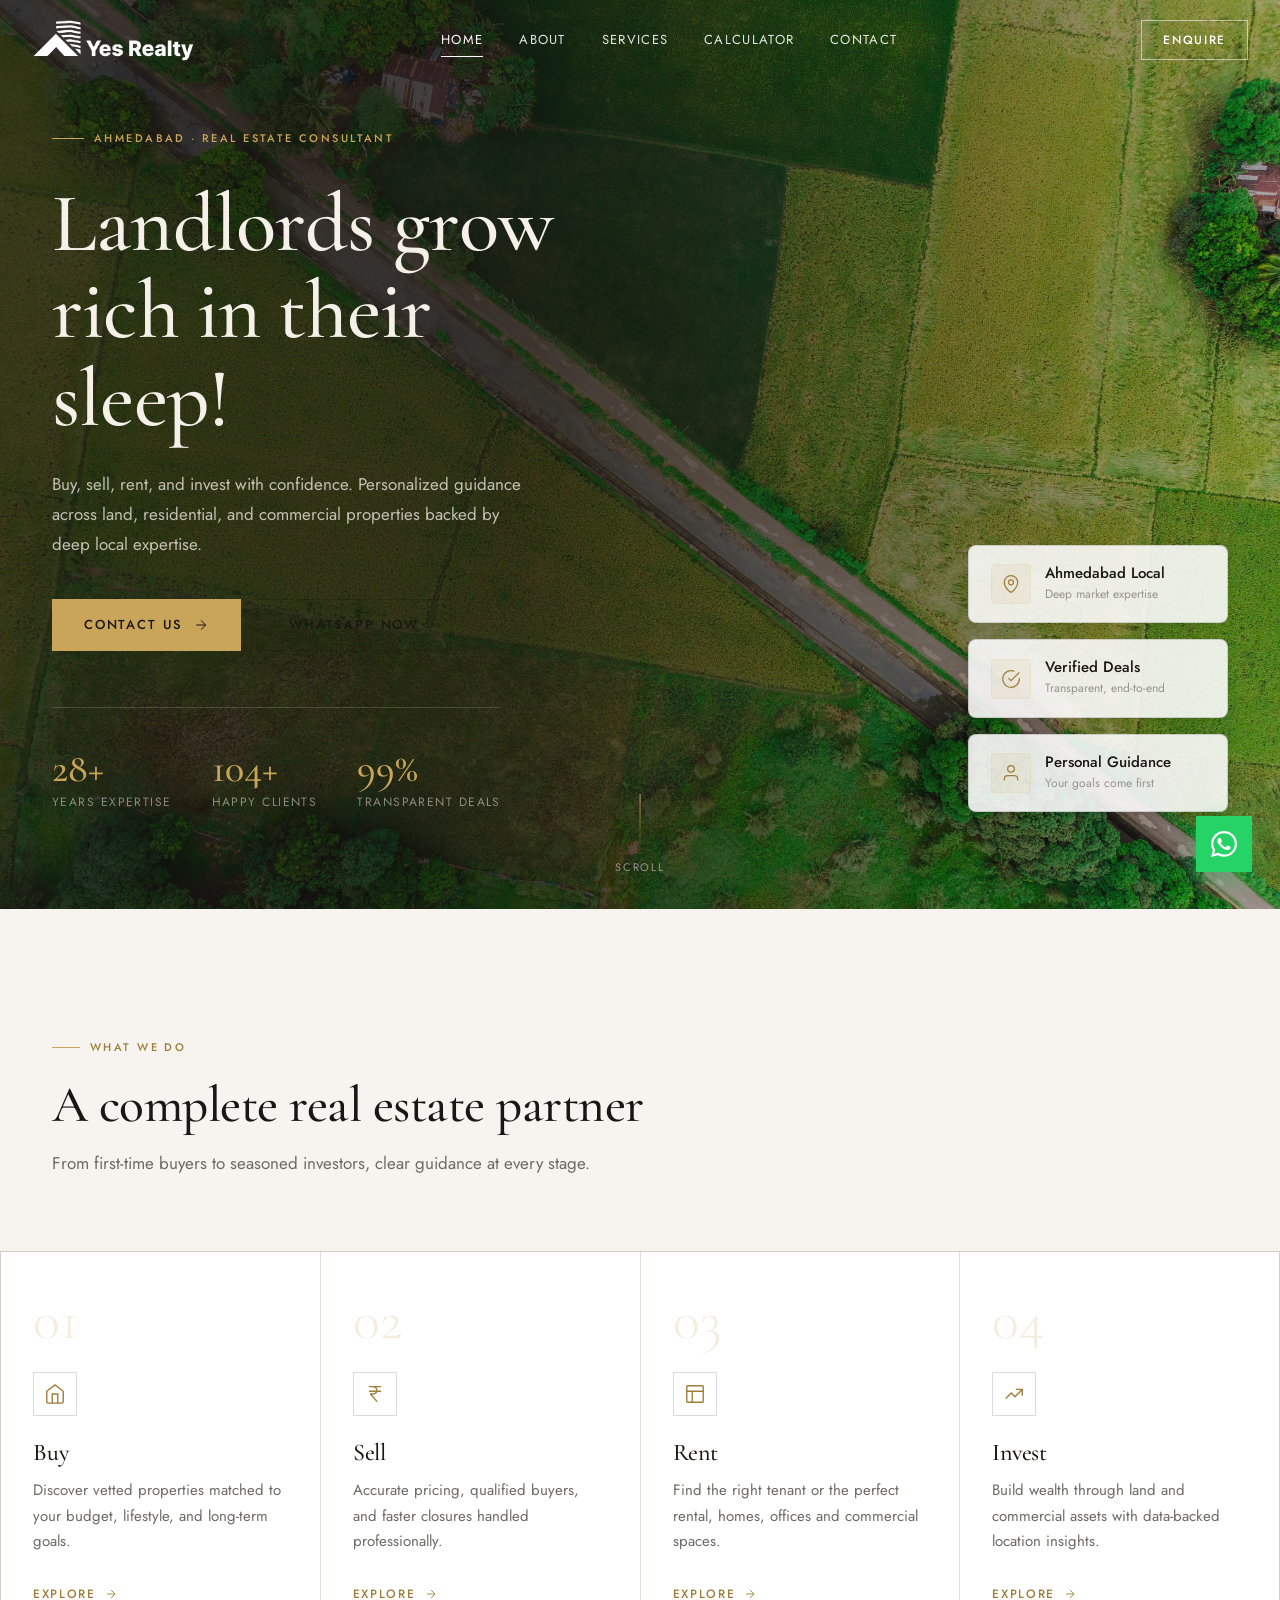
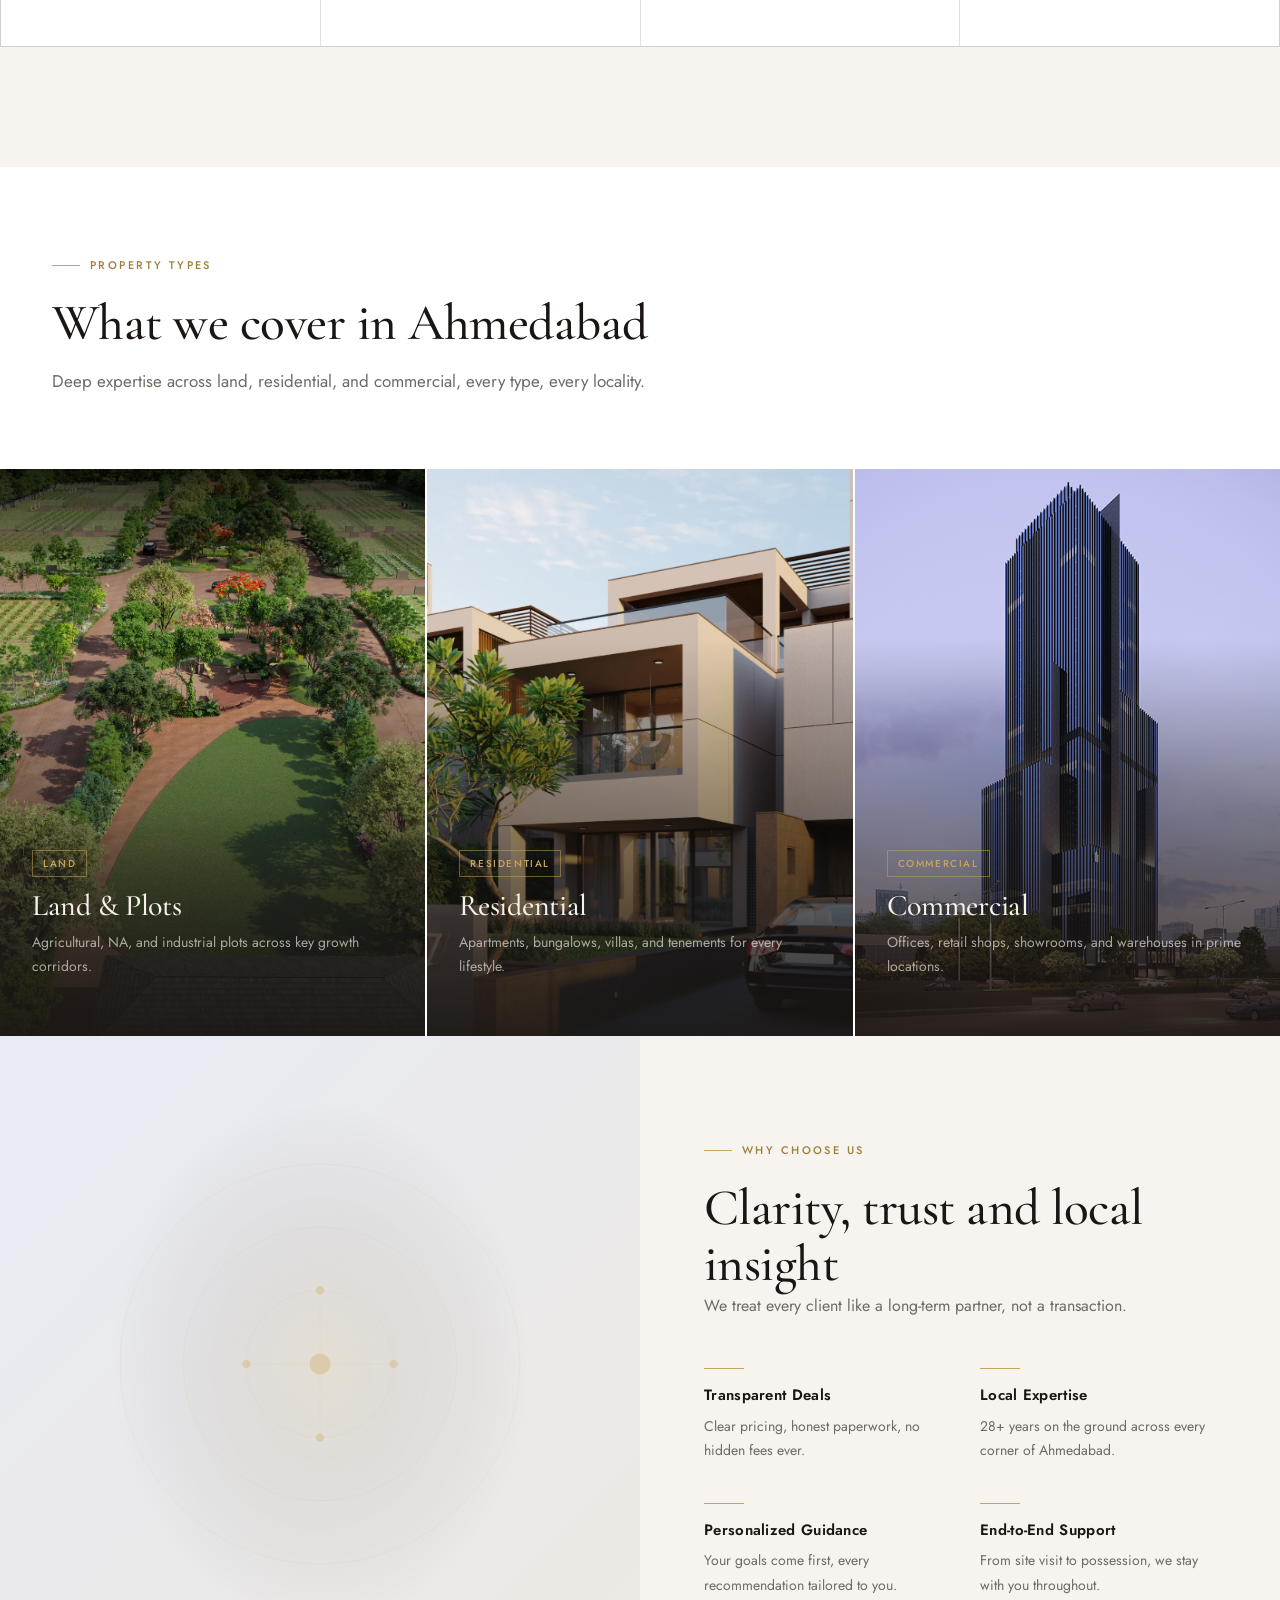
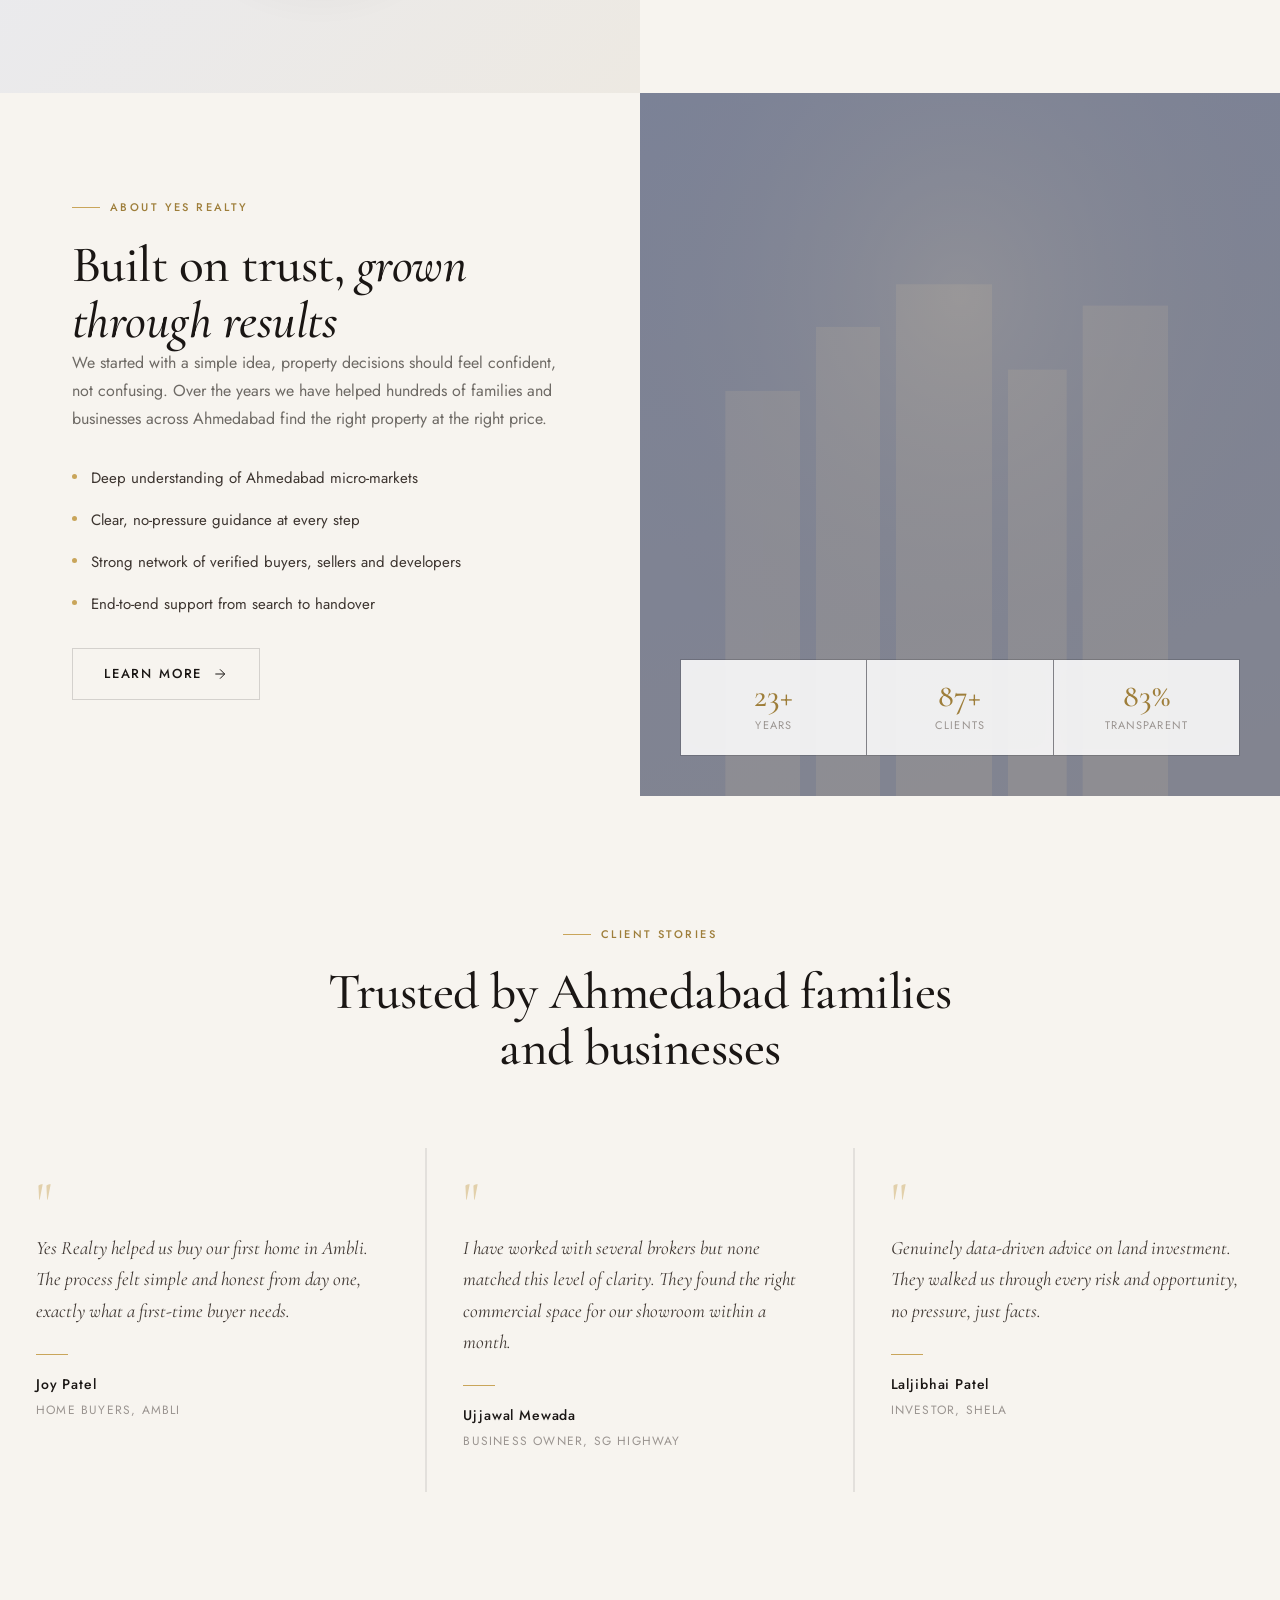
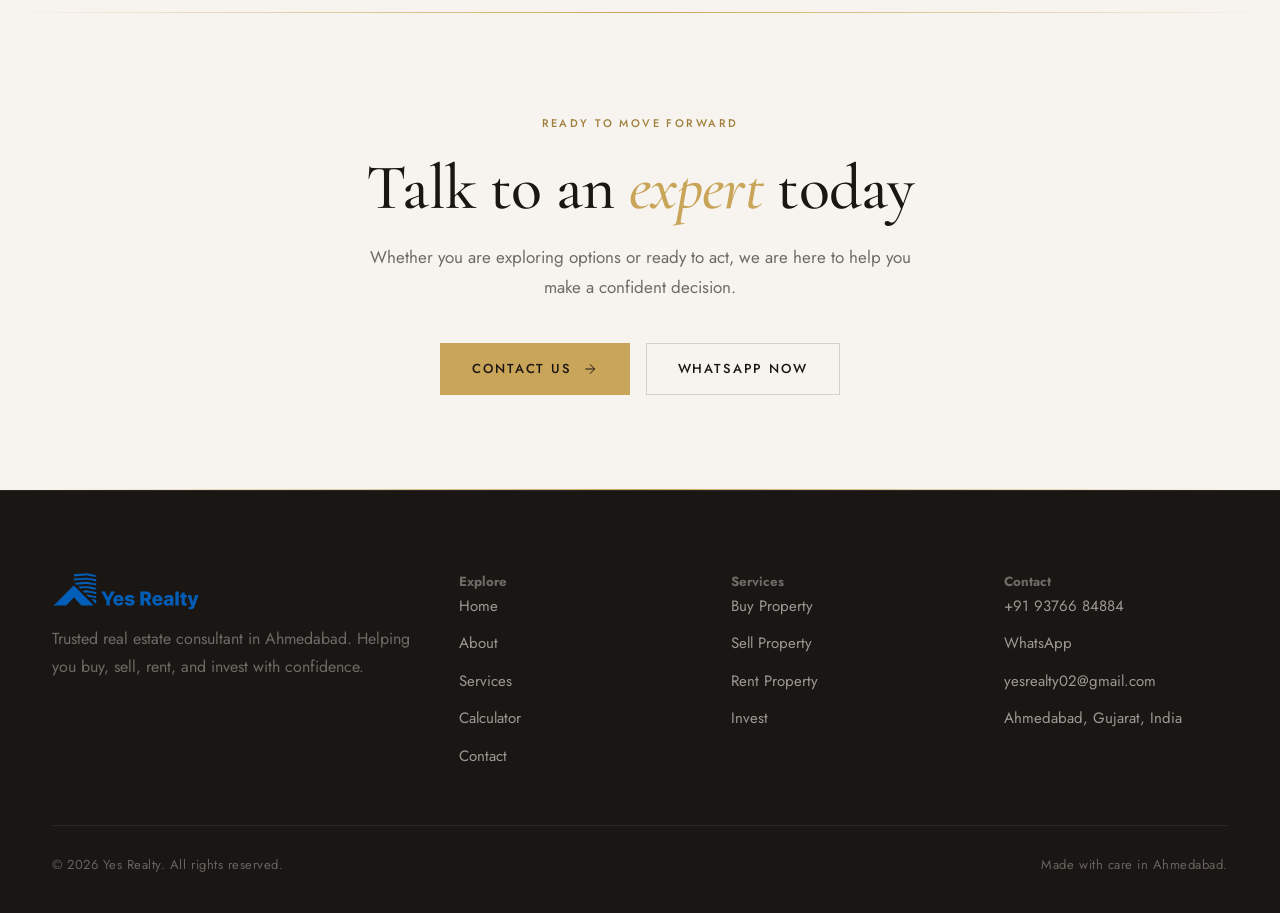
<file: index.html>
<!doctype html>
<html lang="en">
<head>
<meta charset="utf-8"/>
<meta name="viewport" content="width=device-width,initial-scale=1,viewport-fit=cover"/>
<meta name="theme-color" content="#0B0D14"/>
<title>Yes Realty — Trusted Real Estate Consultant in Ahmedabad</title>
<meta name="description" content="Buy, sell, rent, or invest in Ahmedabad real estate with confidence. Transparent deals, local market expertise, personalized guidance."/>
<link rel="preconnect" href="https://fonts.googleapis.com"/>
<link rel="preconnect" href="https://fonts.gstatic.com" crossorigin/>
<link rel="stylesheet" href="https://fonts.googleapis.com/css2?family=Cormorant+Garamond:ital,wght@0,300;0,400;0,500;0,600;1,300;1,400;1,500&family=Jost:wght@300;400;500;600&display=swap"/>
<link rel="stylesheet" href="css/styles.css"/>
<link rel="icon" href="Favicon.jpg" type="image/jpeg" />
</head>
<body>

<header class="navbar hero-nav">
  <div class="nav-inner">
    <a href="index.html" class="brand"><img src="Logo.jpg" alt="Yes Realty" class="brand-logo" /></a>
    <nav><ul class="nav-links">
      <li><a href="index.html">Home</a></li>
      <li><a href="about.html">About</a></li>
      <li><a href="services.html">Services</a></li>
      <li><a href="calculator.html">Calculator</a></li>
      <li><a href="contact.html">Contact</a></li>
    </ul></nav>
    <div class="nav-cta">
      <a href="contact.html" class="btn btn-outline">Enquire</a>
    </div>
    <button class="nav-toggle" aria-label="Menu"><span></span><span></span><span></span></button>
  </div>
</header>

<section class="hero">
  <div class="hero-bg">
    <img class="hero-bg-img" src="Homepage-Land.jpg" alt="Ahmedabad real estate" />
    <div class="hero-overlay"></div>
  </div>
  <div class="container hero-content">
    <div class="hero-grid">
      <div>
        <div class="hero-tag" data-anim="fade" data-delay="100">Ahmedabad &middot; Real Estate Consultant</div>
        <h1 class="split-text">Landlords grow rich in their sleep!</h1>
        <p class="hero-desc" data-anim="fade-up" data-delay="300">Buy, sell, rent, and invest with confidence. Personalized guidance across land, residential, and commercial properties backed by deep local expertise.</p>
        <div class="hero-ctas" data-anim="fade-up" data-delay="400">
          <a href="contact.html" class="btn btn-gold btn-magnetic">Contact Us <svg viewBox="0 0 24 24" fill="none" stroke="currentColor" stroke-width="1.5" style="width:16px;height:16px"><line x1="5" y1="12" x2="19" y2="12"/><polyline points="12 5 19 12 12 19"/></svg></a>
          <a href="https://wa.me/919376684884" target="_blank" rel="noopener" class="btn btn-outline btn-magnetic">WhatsApp Now</a>
        </div>
        <div class="hero-stats" data-anim="fade-up" data-delay="500">
          <div><div class="num"><span data-count="28" data-suffix="+">28+</span></div><div class="lbl">Years expertise</div></div>
          <div><div class="num"><span data-count="105" data-suffix="+">105+</span></div><div class="lbl">Happy clients</div></div>
          <div><div class="num"><span data-count="100" data-suffix="%">100%</span></div><div class="lbl">Transparent deals</div></div>
        </div>
      </div>
      <div class="hero-right" data-anim="fade" data-delay="400">
        <div class="hero-badges">
          <div class="hero-badge"><div class="ic"><svg width="20" height="20" viewBox="0 0 24 24" fill="none" stroke="currentColor" stroke-width="1.5"><path d="M12 22s-8-4.5-8-11.8A8 8 0 0 1 12 2a8 8 0 0 1 8 8.2c0 7.3-8 11.8-8 11.8z"/><circle cx="12" cy="10" r="3"/></svg></div><div><div class="tt">Ahmedabad Local</div><div class="st">Deep market expertise</div></div></div>
          <div class="hero-badge"><div class="ic"><svg width="20" height="20" viewBox="0 0 24 24" fill="none" stroke="currentColor" stroke-width="1.5"><path d="M22 11.08V12a10 10 0 1 1-5.93-9.14"/><polyline points="22 4 12 14.01 9 11.01"/></svg></div><div><div class="tt">Verified Deals</div><div class="st">Transparent, end-to-end</div></div></div>
          <div class="hero-badge"><div class="ic"><svg width="20" height="20" viewBox="0 0 24 24" fill="none" stroke="currentColor" stroke-width="1.5"><path d="M20 21v-2a4 4 0 0 0-4-4H8a4 4 0 0 0-4 4v2"/><circle cx="12" cy="7" r="4"/></svg></div><div><div class="tt">Personal Guidance</div><div class="st">Your goals come first</div></div></div>
        </div>
      </div>
    </div>
  </div>
  <div class="scroll-hint"><div class="scroll-line"></div>Scroll</div>
</section>

<section class="services-section">
  <div class="container">
    <div class="section-head" data-anim="fade-up">
      <div class="eyebrow">What We Do</div>
      <h2>A complete real estate partner</h2>
      <p>From first-time buyers to seasoned investors, clear guidance at every stage.</p>
    </div>
  </div>
  <div class="services-grid" data-anim="stagger">
    <div class="service-card"><div class="service-num">01</div><div class="service-icon"><svg width="22" height="22" viewBox="0 0 24 24" fill="none" stroke="currentColor" stroke-width="1.5"><path d="M3 9l9-7 9 7v11a2 2 0 0 1-2 2H5a2 2 0 0 1-2-2z"/><polyline points="9 22 9 12 15 12 15 22"/></svg></div><h3>Buy</h3><p>Discover vetted properties matched to your budget, lifestyle, and long-term goals.</p><a href="services.html#buy" class="service-link">Explore <svg viewBox="0 0 24 24" fill="none" stroke="currentColor" stroke-width="1.5" style="width:14px;height:14px"><line x1="5" y1="12" x2="19" y2="12"/><polyline points="12 5 19 12 12 19"/></svg></a></div>
    <div class="service-card"><div class="service-num">02</div><div class="service-icon"><svg width="22" height="22" viewBox="0 0 24 24" fill="none" stroke="currentColor" stroke-width="1.5" stroke-linecap="round" stroke-linejoin="round"><path d="M6 4h12M6 9h12M9 4c3 0 5 1.5 5 4s-2 4-5 4H7l7 8"/></svg></div><h3>Sell</h3><p>Accurate pricing, qualified buyers, and faster closures handled professionally.</p><a href="services.html#sell" class="service-link">Explore <svg viewBox="0 0 24 24" fill="none" stroke="currentColor" stroke-width="1.5" style="width:14px;height:14px"><line x1="5" y1="12" x2="19" y2="12"/><polyline points="12 5 19 12 12 19"/></svg></a></div>
    <div class="service-card"><div class="service-num">03</div><div class="service-icon"><svg width="22" height="22" viewBox="0 0 24 24" fill="none" stroke="currentColor" stroke-width="1.5"><rect x="3" y="3" width="18" height="18" rx="1"/><path d="M3 9h18M9 21V9"/></svg></div><h3>Rent</h3><p>Find the right tenant or the perfect rental, homes, offices and commercial spaces.</p><a href="services.html#rent" class="service-link">Explore <svg viewBox="0 0 24 24" fill="none" stroke="currentColor" stroke-width="1.5" style="width:14px;height:14px"><line x1="5" y1="12" x2="19" y2="12"/><polyline points="12 5 19 12 12 19"/></svg></a></div>
    <div class="service-card"><div class="service-num">04</div><div class="service-icon"><svg width="22" height="22" viewBox="0 0 24 24" fill="none" stroke="currentColor" stroke-width="1.5"><polyline points="3 17 9 11 13 15 21 7"/><polyline points="14 7 21 7 21 14"/></svg></div><h3>Invest</h3><p>Build wealth through land and commercial assets with data-backed location insights.</p><a href="services.html#invest" class="service-link">Explore <svg viewBox="0 0 24 24" fill="none" stroke="currentColor" stroke-width="1.5" style="width:14px;height:14px"><line x1="5" y1="12" x2="19" y2="12"/><polyline points="12 5 19 12 12 19"/></svg></a></div>
  </div>
</section>

<section style="padding:80px 0 0;">
  <div class="container">
    <div class="section-head" data-anim="fade-up">
      <div class="eyebrow">Property Types</div>
      <h2>What we cover in Ahmedabad</h2>
      <p>Deep expertise across land, residential, and commercial, every type, every locality.</p>
    </div>
  </div>
  <div class="property-grid" data-anim="stagger">
    <div class="property-card pc-land">
      <img class="pc-photo" src="Plot.png" alt="Land and Plots" />
      <div class="property-card-overlay"></div>
      <div class="property-content"><div class="prop-tag">Land</div><h3>Land &amp; Plots</h3><p>Agricultural, NA, and industrial plots across key growth corridors.</p><div class="prop-arrow">View Details <svg width="12" height="12" viewBox="0 0 24 24" fill="none" stroke="currentColor" stroke-width="2"><line x1="5" y1="12" x2="19" y2="12"/><polyline points="12 5 19 12 12 19"/></svg></div></div>
    </div>
    <div class="property-card pc-res">
      <img class="pc-photo" src="Sky-Villa-scaled.png" alt="Residential Properties" />
      <div class="property-card-overlay"></div>
      <div class="property-content"><div class="prop-tag">Residential</div><h3>Residential</h3><p>Apartments, bungalows, villas, and tenements for every lifestyle.</p><div class="prop-arrow">View Details <svg width="12" height="12" viewBox="0 0 24 24" fill="none" stroke="currentColor" stroke-width="2"><line x1="5" y1="12" x2="19" y2="12"/><polyline points="12 5 19 12 12 19"/></svg></div></div>
    </div>
    <div class="property-card pc-com">
      <img class="pc-photo" src="Towerpng.png" alt="Commercial Properties" />
      <div class="property-card-overlay"></div>
      <div class="property-content"><div class="prop-tag">Commercial</div><h3>Commercial</h3><p>Offices, retail shops, showrooms, and warehouses in prime locations.</p><div class="prop-arrow">View Details <svg width="12" height="12" viewBox="0 0 24 24" fill="none" stroke="currentColor" stroke-width="2"><line x1="5" y1="12" x2="19" y2="12"/><polyline points="12 5 19 12 12 19"/></svg></div></div>
    </div>
  </div>
</section>

<div class="why-section">
  <div class="why-visual">
    <div class="why-visual-inner">
      <svg viewBox="0 0 400 500" xmlns="http://www.w3.org/2000/svg">
        <defs><radialGradient id="wg" cx="50%" cy="50%" r="50%"><stop offset="0%" stop-color="#C9A55A" stop-opacity="0.3"/><stop offset="100%" stop-color="#0B0D14" stop-opacity="0"/></radialGradient></defs>
        <rect width="400" height="500" fill="url(#wg)"/>
        <g stroke="#C9A55A" stroke-width="0.5" opacity="0.35" fill="none"><circle cx="200" cy="250" r="70"/><circle cx="200" cy="250" r="130"/><circle cx="200" cy="250" r="190"/></g>
        <g fill="#C9A55A" opacity="0.7"><circle cx="200" cy="250" r="10"/><circle cx="200" cy="180" r="4"/><circle cx="200" cy="320" r="4"/><circle cx="130" cy="250" r="4"/><circle cx="270" cy="250" r="4"/></g>
        <g stroke="#C9A55A" stroke-width="0.5" opacity="0.3"><line x1="200" y1="250" x2="200" y2="180"/><line x1="200" y1="250" x2="200" y2="320"/><line x1="200" y1="250" x2="130" y2="250"/><line x1="200" y1="250" x2="270" y2="250"/></g>
      </svg>
    </div>
  </div>
  <div class="why-content">
    <div data-anim="fade-up"><div class="eyebrow">Why Choose Us</div><h2>Clarity, trust and local insight</h2><p>We treat every client like a long-term partner, not a transaction.</p></div>
    <div class="why-grid" data-anim="stagger">
      <div class="why-item"><div class="ico"></div><h4>Transparent Deals</h4><p>Clear pricing, honest paperwork, no hidden fees ever.</p></div>
      <div class="why-item"><div class="ico"></div><h4>Local Expertise</h4><p>28+ years on the ground across every corner of Ahmedabad.</p></div>
      <div class="why-item"><div class="ico"></div><h4>Personalized Guidance</h4><p>Your goals come first, every recommendation tailored to you.</p></div>
      <div class="why-item"><div class="ico"></div><h4>End-to-End Support</h4><p>From site visit to possession, we stay with you throughout.</p></div>
    </div>
  </div>
</div>

<div class="about-split">
  <div class="about-text-col">
    <div data-anim="fade-up"><div class="eyebrow">About Yes Realty</div><h2>Built on trust, <em style="font-style:italic;">grown through results</em></h2><p>We started with a simple idea, property decisions should feel confident, not confusing. Over the years we have helped hundreds of families and businesses across Ahmedabad find the right property at the right price.</p></div>
    <ul class="about-pts" data-anim="stagger">
      <li><span class="dot"></span>Deep understanding of Ahmedabad micro-markets</li>
      <li><span class="dot"></span>Clear, no-pressure guidance at every step</li>
      <li><span class="dot"></span>Strong network of verified buyers, sellers and developers</li>
      <li><span class="dot"></span>End-to-end support from search to handover</li>
    </ul>
    <div data-anim="fade-up"><a href="about.html" class="btn btn-outline btn-magnetic">Learn More <svg viewBox="0 0 24 24" fill="none" stroke="currentColor" stroke-width="1.5" style="width:16px;height:16px"><line x1="5" y1="12" x2="19" y2="12"/><polyline points="12 5 19 12 12 19"/></svg></a></div>
  </div>
  <div class="about-visual-col">
    <div class="about-inner-bg"><svg viewBox="0 0 600 700" preserveAspectRatio="xMidYMid slice" xmlns="http://www.w3.org/2000/svg"><rect width="600" height="700" fill="#1a2240"/><g fill="#C9A55A" opacity="0.14"><rect x="80" y="300" width="70" height="400"/><rect x="165" y="240" width="60" height="460"/><rect x="240" y="200" width="90" height="500"/><rect x="345" y="280" width="55" height="420"/><rect x="415" y="220" width="80" height="480"/></g><defs><radialGradient id="ag" cx="50%" cy="30%" r="60%"><stop offset="0%" stop-color="#C9A55A" stop-opacity="0.2"/><stop offset="100%" stop-color="#0B0D14" stop-opacity="0"/></radialGradient></defs><rect width="600" height="700" fill="url(#ag)"/></svg></div>
    <div class="about-stat-overlay" data-anim="fade-up">
      <div class="about-stat"><div class="n" data-count="28" data-suffix="+">28+</div><div class="l">Years</div></div>
      <div class="about-stat"><div class="n" data-count="105" data-suffix="+">105+</div><div class="l">Clients</div></div>
      <div class="about-stat"><div class="n" data-count="100" data-suffix="%">100%</div><div class="l">Transparent</div></div>
    </div>
  </div>
</div>

<section class="testimonials-section">
  <div class="container">
    <div class="section-head center" data-anim="fade-up"><div class="eyebrow">Client Stories</div><h2>Trusted by Ahmedabad families and businesses</h2></div>
  </div>
  <div class="testimonial-grid" data-anim="stagger">
    <div class="testimonial"><div class="t-quote">"</div><blockquote>Yes Realty helped us buy our first home in Ambli. The process felt simple and honest from day one, exactly what a first-time buyer needs.</blockquote><div class="t-line"></div><div class="t-name">Joy Patel</div><div class="t-role">Home Buyers, Ambli</div></div>
    <div class="testimonial"><div class="t-quote">"</div><blockquote>I have worked with several brokers but none matched this level of clarity. They found the right commercial space for our showroom within a month.</blockquote><div class="t-line"></div><div class="t-name">Ujjawal Mewada</div><div class="t-role">Business Owner, SG Highway</div></div>
    <div class="testimonial"><div class="t-quote">"</div><blockquote>Genuinely data-driven advice on land investment. They walked us through every risk and opportunity, no pressure, just facts.</blockquote><div class="t-line"></div><div class="t-name">Laljibhai Patel</div><div class="t-role">Investor, Shela</div></div>
  </div>
</section>

<section class="cta-banner">
  <div class="container">
    <div data-anim="fade-up">
      <div class="eyebrow" style="justify-content:center;">Ready To Move Forward</div>
      <h2>Talk to an <em style="font-style:italic;color:var(--gold);">expert</em> today</h2>
      <p>Whether you are exploring options or ready to act, we are here to help you make a confident decision.</p>
      <div class="cta-actions">
        <a href="contact.html" class="btn btn-gold btn-magnetic">Contact Us <svg viewBox="0 0 24 24" fill="none" stroke="currentColor" stroke-width="1.5" style="width:16px;height:16px"><line x1="5" y1="12" x2="19" y2="12"/><polyline points="12 5 19 12 12 19"/></svg></a>
        <a href="https://wa.me/919376684884" target="_blank" rel="noopener" class="btn btn-outline btn-magnetic">WhatsApp Now</a>
      </div>
    </div>
  </div>
</section>

<footer class="footer">
  <div class="container">
    <div class="footer-grid" data-anim="stagger">
      <div class="footer-brand"><a href="index.html" class="brand"><img src="Logo.jpg" alt="Yes Realty" class="brand-logo" /></a><p>Trusted real estate consultant in Ahmedabad. Helping you buy, sell, rent, and invest with confidence.</p></div>
      <div><h5>Explore</h5><ul><li><a href="index.html">Home</a></li><li><a href="about.html">About</a></li><li><a href="services.html">Services</a></li><li><a href="calculator.html">Calculator</a></li><li><a href="contact.html">Contact</a></li></ul></div>
      <div><h5>Services</h5><ul><li><a href="services.html#buy">Buy Property</a></li><li><a href="services.html#sell">Sell Property</a></li><li><a href="services.html#rent">Rent Property</a></li><li><a href="services.html#invest">Invest</a></li></ul></div>
      <div><h5>Contact</h5><ul><li><a href="tel:+919376684884">+91 93766 84884</a></li><li><a href="https://wa.me/919376684884" target="_blank" rel="noopener">WhatsApp</a></li><li><a href="mailto:yesrealty02@gmail.com">yesrealty02@gmail.com</a></li><li>Ahmedabad, Gujarat, India</li></ul></div>
    </div>
    <div class="footer-bottom"><div>&copy; <span id="yr"></span> Yes Realty. All rights reserved.</div><div>Made with care in Ahmedabad.</div></div>
  </div>
</footer>

<a href="https://wa.me/919376684884" target="_blank" rel="noopener" class="wa-float" aria-label="Chat on WhatsApp">
  <svg viewBox="0 0 24 24" fill="currentColor"><path d="M17.472 14.382c-.297-.149-1.758-.867-2.03-.967-.273-.099-.471-.148-.67.15-.197.297-.767.966-.94 1.164-.173.199-.347.223-.644.075-.297-.15-1.255-.463-2.39-1.475-.883-.788-1.48-1.761-1.653-2.059-.173-.297-.018-.458.13-.606.134-.133.298-.347.446-.52.149-.174.198-.298.298-.497.099-.198.05-.372-.025-.521-.075-.149-.669-1.612-.916-2.207-.242-.579-.487-.5-.669-.51-.173-.008-.371-.01-.57-.01-.198 0-.52.074-.792.372-.272.297-1.04 1.016-1.04 2.479 0 1.462 1.065 2.875 1.213 3.074.149.198 2.096 3.2 5.077 4.487.709.306 1.262.489 1.694.625.712.227 1.36.195 1.871.118.571-.085 1.758-.719 2.006-1.413.248-.694.248-1.289.173-1.413-.074-.124-.272-.198-.57-.347m-5.421 7.403h-.004a9.87 9.87 0 01-5.031-1.378l-.361-.214-3.741.982.998-3.648-.235-.374a9.861 9.861 0 01-1.51-5.26c.001-5.45 4.436-9.884 9.888-9.884 2.64 0 5.122 1.03 6.988 2.898a9.825 9.825 0 012.893 6.994c-.003 5.45-4.437 9.884-9.885 9.884m8.413-18.297A11.815 11.815 0 0012.05 0C5.495 0 .16 5.335.157 11.892c0 2.096.547 4.142 1.588 5.945L.057 24l6.305-1.654a11.882 11.882 0 005.683 1.448h.005c6.554 0 11.89-5.335 11.893-11.893a11.821 11.821 0 00-3.48-8.413z"/></svg>
</a>
<script>document.getElementById('yr').textContent=new Date().getFullYear();</script>
<script src="js/main.js" defer></script>
</body>
</html>
</file>
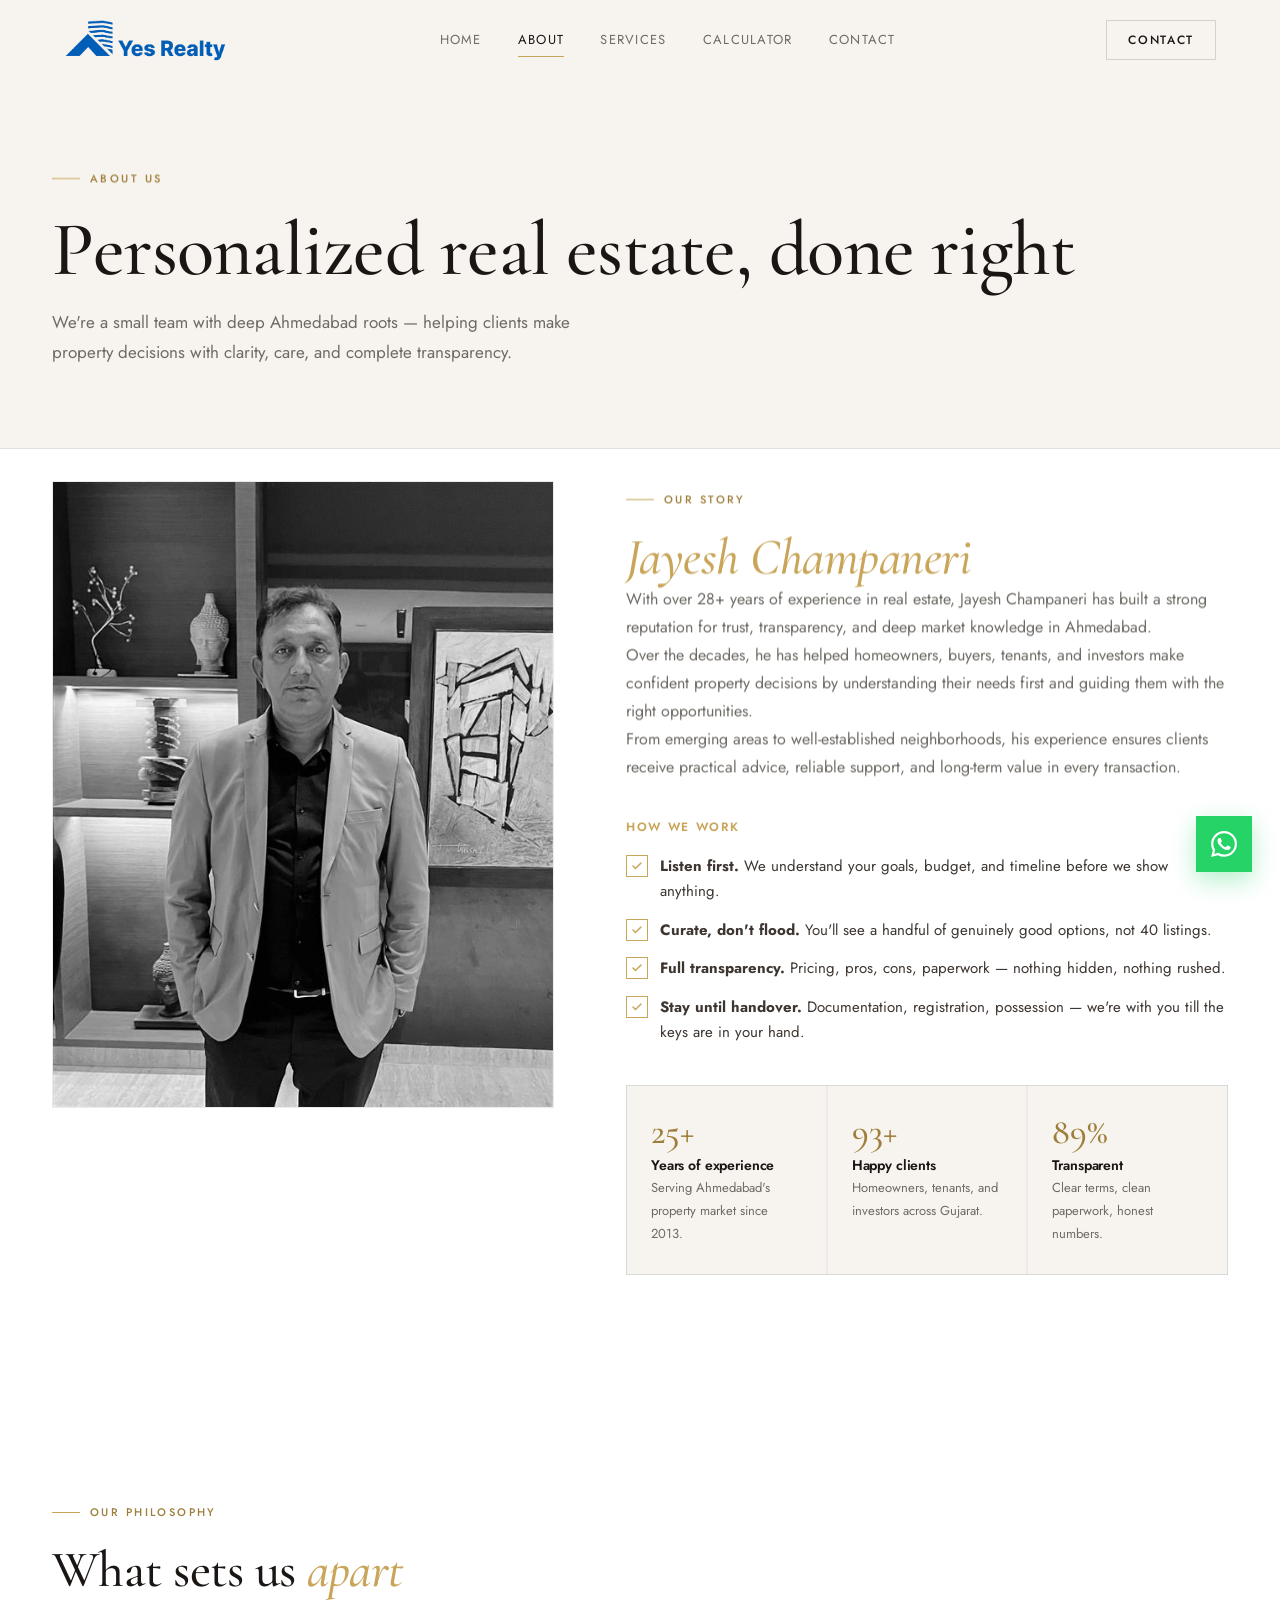
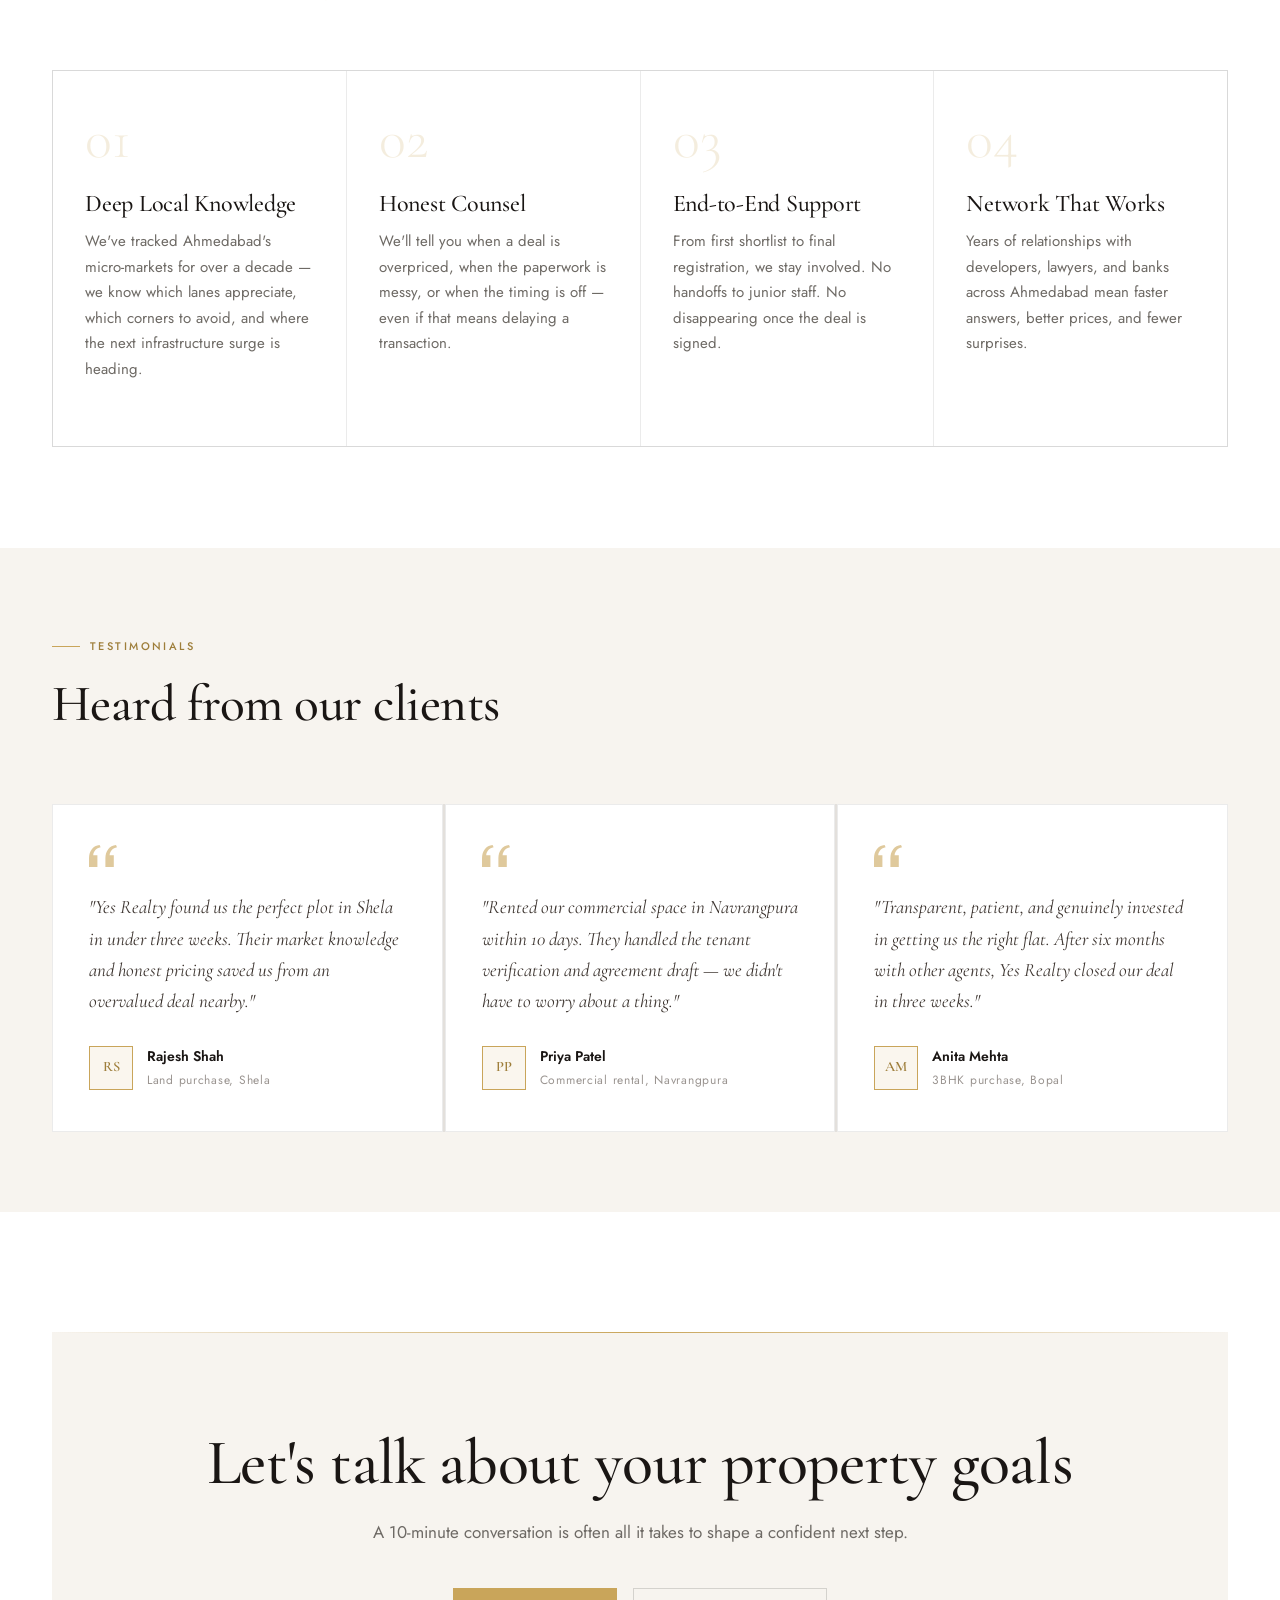
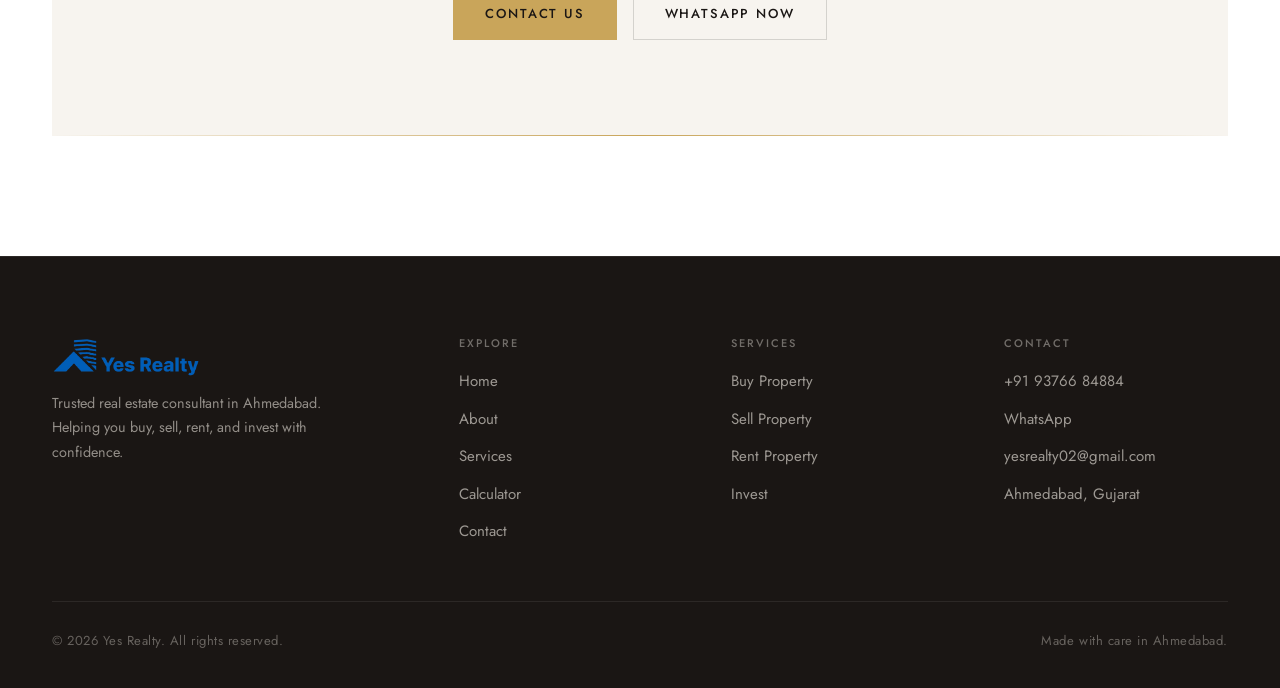
<file: about.html>
<!doctype html>
<html lang="en">
<head>
<meta charset="utf-8" />
<meta name="viewport" content="width=device-width, initial-scale=1, viewport-fit=cover" />
<meta name="theme-color" content="#0B0D14" />
<title>About Us — Yes Realty | Real Estate Consultant in Ahmedabad</title>
<meta name="description" content="Learn about Yes Realty — a trusted Ahmedabad real estate consultancy built on local expertise, transparency, and a client-first approach." />
<link rel="preconnect" href="https://fonts.googleapis.com" />
<link rel="preconnect" href="https://fonts.gstatic.com" crossorigin />
<link rel="stylesheet" href="https://fonts.googleapis.com/css2?family=Cormorant+Garamond:ital,wght@0,300;0,400;0,500;0,600;1,400;1,500&family=Jost:ital,wght@0,300;0,400;0,500;0,600;0,700;1,400&display=swap" />
<link rel="stylesheet" href="css/styles.css" />
<link rel="icon" href="Favicon.jpg" type="image/jpeg" />
</head>
<body>

<header class="navbar">
  <div class="container nav-inner">
    <a href="index.html" class="brand"><img src="Logo.jpg" alt="Yes Realty" class="brand-logo" /></a>
    <nav>
      <ul class="nav-links">
        <li><a href="index.html">Home</a></li>
        <li><a href="about.html">About</a></li>
        <li><a href="services.html">Services</a></li>
        <li><a href="calculator.html">Calculator</a></li>
        <li><a href="contact.html">Contact</a></li>
      </ul>
    </nav>
    <div class="nav-cta">
      <a href="contact.html" class="btn btn-outline">Contact</a>
    </div>
    <button class="nav-toggle" aria-label="Toggle menu"><span></span><span></span><span></span></button>
  </div>
</header>

<section class="page-hero">
  <div class="container">
    <span class="eyebrow" data-anim="fade-up">About Us</span>
    <h1 class="split-text">Personalized real estate, <em style="font-style:italic;color:var(--gold);">done right</em></h1>
    <p data-anim="fade-up" style="transition-delay:0.2s">We're a small team with deep Ahmedabad roots — helping clients make property decisions with clarity, care, and complete transparency.</p>
  </div>
</section>

<section style="padding-top: 32px;">
  <div class="container about-story">
    <div class="about-story-img" data-anim="slide-left">
      <img src="JayeshChampaneri.jpg" alt="Jayesh Champaneri — Founder, Yes Realty" />
    </div>

    <div>
      <div data-anim="fade-up">
        <span class="eyebrow">Our Story</span>
        <h2><em style="font-style:italic;color:var(--gold);">Jayesh Champaneri</em></h2>
        <p>With over 28+ years of experience in real estate, Jayesh Champaneri has built a strong reputation for trust, transparency, and deep market knowledge in Ahmedabad.</p>
        <p>Over the decades, he has helped homeowners, buyers, tenants, and investors make confident property decisions by understanding their needs first and guiding them with the right opportunities.</p>
        <p>From emerging areas to well-established neighborhoods, his experience ensures clients receive practical advice, reliable support, and long-term value in every transaction.</p>
      </div>

      <div data-anim="fade-up" style="margin-top: 40px; transition-delay: 0.15s;">
        <h3 style="font-family:'Jost',sans-serif;font-size:0.75rem;font-weight:600;letter-spacing:0.14em;text-transform:uppercase;color:var(--gold);margin-bottom:20px;">How we work</h3>
        <ul class="about-points" style="margin:0;">
          <li><span class="check"><svg width="12" height="12" viewBox="0 0 24 24" fill="none" stroke="currentColor" stroke-width="3" stroke-linecap="round" stroke-linejoin="round"><polyline points="20 6 9 17 4 12"/></svg></span> <span><strong>Listen first.</strong> We understand your goals, budget, and timeline before we show anything.</span></li>
          <li><span class="check"><svg width="12" height="12" viewBox="0 0 24 24" fill="none" stroke="currentColor" stroke-width="3" stroke-linecap="round" stroke-linejoin="round"><polyline points="20 6 9 17 4 12"/></svg></span> <span><strong>Curate, don't flood.</strong> You'll see a handful of genuinely good options, not 40 listings.</span></li>
          <li><span class="check"><svg width="12" height="12" viewBox="0 0 24 24" fill="none" stroke="currentColor" stroke-width="3" stroke-linecap="round" stroke-linejoin="round"><polyline points="20 6 9 17 4 12"/></svg></span> <span><strong>Full transparency.</strong> Pricing, pros, cons, paperwork — nothing hidden, nothing rushed.</span></li>
          <li><span class="check"><svg width="12" height="12" viewBox="0 0 24 24" fill="none" stroke="currentColor" stroke-width="3" stroke-linecap="round" stroke-linejoin="round"><polyline points="20 6 9 17 4 12"/></svg></span> <span><strong>Stay until handover.</strong> Documentation, registration, possession — we're with you till the keys are in your hand.</span></li>
        </ul>
      </div>

      <div class="values-grid" data-anim="stagger" style="margin-top:40px;">
        <div class="value-item">
          <div class="num"><span data-count="28" data-suffix="+">28+</span></div>
          <h4>Years of experience</h4>
          <p>Serving Ahmedabad's property market since 2013.</p>
        </div>
        <div class="value-item">
          <div class="num"><span data-count="105" data-suffix="+">105+</span></div>
          <h4>Happy clients</h4>
          <p>Homeowners, tenants, and investors across Gujarat.</p>
        </div>
        <div class="value-item">
          <div class="num"><span data-count="100" data-suffix="%">100%</span></div>
          <h4>Transparent</h4>
          <p>Clear terms, clean paperwork, honest numbers.</p>
        </div>
      </div>
    </div>
  </div>
</section>

<!-- Values / Philosophy -->
<section style="padding: 100px 0;">
  <div class="container">
    <div class="section-head" data-anim="fade-up">
      <span class="eyebrow">Our Philosophy</span>
      <h2>What sets us <em style="font-style:italic;color:var(--gold);">apart</em></h2>
    </div>
    <div class="services-grid" data-anim="stagger" style="margin-top: 56px;">
      <div class="service-card">
        <div class="service-num">01</div>
        <h3>Deep Local Knowledge</h3>
        <p>We've tracked Ahmedabad's micro-markets for over a decade — we know which lanes appreciate, which corners to avoid, and where the next infrastructure surge is heading.</p>
      </div>
      <div class="service-card">
        <div class="service-num">02</div>
        <h3>Honest Counsel</h3>
        <p>We'll tell you when a deal is overpriced, when the paperwork is messy, or when the timing is off — even if that means delaying a transaction.</p>
      </div>
      <div class="service-card">
        <div class="service-num">03</div>
        <h3>End-to-End Support</h3>
        <p>From first shortlist to final registration, we stay involved. No handoffs to junior staff. No disappearing once the deal is signed.</p>
      </div>
      <div class="service-card">
        <div class="service-num">04</div>
        <h3>Network That Works</h3>
        <p>Years of relationships with developers, lawyers, and banks across Ahmedabad mean faster answers, better prices, and fewer surprises.</p>
      </div>
    </div>
  </div>
</section>

<!-- Testimonials strip -->
<section style="padding: 80px 0; background: var(--bg-2);">
  <div class="container">
    <div class="section-head" data-anim="fade-up">
      <span class="eyebrow">Testimonials</span>
      <h2>Heard from our clients</h2>
    </div>
    <div class="testimonials-grid" data-anim="stagger" style="margin-top:56px;">
      <div class="testi-card">
        <div class="testi-quote">
          <svg width="28" height="22" viewBox="0 0 28 22" fill="none"><path d="M0 22V13.2C0 9.6 0.933333 6.6 2.8 4.2C4.66667 1.8 7.26667 0.266667 10.6 0L11.6 2.2C9.46667 2.6 7.73333 3.56667 6.4 5.1C5.06667 6.56667 4.33333 8.26667 4.2 10.2H8.4V22H0ZM16.4 22V13.2C16.4 9.6 17.3333 6.6 19.2 4.2C21.0667 1.8 23.6667 0.266667 27 0L28 2.2C25.8667 2.6 24.1333 3.56667 22.8 5.1C21.4667 6.56667 20.7333 8.26667 20.6 10.2H24.8V22H16.4Z" fill="var(--gold)" opacity="0.6"/></svg>
        </div>
        <p>"Yes Realty found us the perfect plot in Shela in under three weeks. Their market knowledge and honest pricing saved us from an overvalued deal nearby."</p>
        <div class="testi-author">
          <div class="testi-avatar">RS</div>
          <div>
            <strong>Rajesh Shah</strong>
            <span>Land purchase, Shela</span>
          </div>
        </div>
      </div>
      <div class="testi-card">
        <div class="testi-quote">
          <svg width="28" height="22" viewBox="0 0 28 22" fill="none"><path d="M0 22V13.2C0 9.6 0.933333 6.6 2.8 4.2C4.66667 1.8 7.26667 0.266667 10.6 0L11.6 2.2C9.46667 2.6 7.73333 3.56667 6.4 5.1C5.06667 6.56667 4.33333 8.26667 4.2 10.2H8.4V22H0ZM16.4 22V13.2C16.4 9.6 17.3333 6.6 19.2 4.2C21.0667 1.8 23.6667 0.266667 27 0L28 2.2C25.8667 2.6 24.1333 3.56667 22.8 5.1C21.4667 6.56667 20.7333 8.26667 20.6 10.2H24.8V22H16.4Z" fill="var(--gold)" opacity="0.6"/></svg>
        </div>
        <p>"Rented our commercial space in Navrangpura within 10 days. They handled the tenant verification and agreement draft — we didn't have to worry about a thing."</p>
        <div class="testi-author">
          <div class="testi-avatar">PP</div>
          <div>
            <strong>Priya Patel</strong>
            <span>Commercial rental, Navrangpura</span>
          </div>
        </div>
      </div>
      <div class="testi-card">
        <div class="testi-quote">
          <svg width="28" height="22" viewBox="0 0 28 22" fill="none"><path d="M0 22V13.2C0 9.6 0.933333 6.6 2.8 4.2C4.66667 1.8 7.26667 0.266667 10.6 0L11.6 2.2C9.46667 2.6 7.73333 3.56667 6.4 5.1C5.06667 6.56667 4.33333 8.26667 4.2 10.2H8.4V22H0ZM16.4 22V13.2C16.4 9.6 17.3333 6.6 19.2 4.2C21.0667 1.8 23.6667 0.266667 27 0L28 2.2C25.8667 2.6 24.1333 3.56667 22.8 5.1C21.4667 6.56667 20.7333 8.26667 20.6 10.2H24.8V22H16.4Z" fill="var(--gold)" opacity="0.6"/></svg>
        </div>
        <p>"Transparent, patient, and genuinely invested in getting us the right flat. After six months with other agents, Yes Realty closed our deal in three weeks."</p>
        <div class="testi-author">
          <div class="testi-avatar">AM</div>
          <div>
            <strong>Anita Mehta</strong>
            <span>3BHK purchase, Bopal</span>
          </div>
        </div>
      </div>
    </div>
  </div>
</section>

<section>
  <div class="container">
    <div class="cta-banner" data-anim="fade-up">
      <h2>Let's talk about your property goals</h2>
      <p>A 10-minute conversation is often all it takes to shape a confident next step.</p>
      <div class="cta-actions">
        <a href="contact.html" class="btn btn-primary btn-magnetic">Contact Us</a>
        <a href="https://wa.me/919376684884?text=Hi%2C%20I%27d%20like%20to%20learn%20more%20about%20Yes%20Realty." target="_blank" rel="noopener" class="btn btn-outline btn-magnetic">WhatsApp Now</a>
      </div>
    </div>
  </div>
</section>

<footer class="footer">
  <div class="container">
    <div class="footer-grid">
      <div>
        <a href="index.html" class="brand"><img src="Logo.jpg" alt="Yes Realty" class="brand-logo" /></a>
        <p class="tagline">Trusted real estate consultant in Ahmedabad. Helping you buy, sell, rent, and invest with confidence.</p>
      </div>
      <div>
        <h4>Explore</h4>
        <ul>
          <li><a href="index.html">Home</a></li>
          <li><a href="about.html">About</a></li>
          <li><a href="services.html">Services</a></li>
          <li><a href="calculator.html">Calculator</a></li>
          <li><a href="contact.html">Contact</a></li>
        </ul>
      </div>
      <div>
        <h4>Services</h4>
        <ul>
          <li><a href="services.html#buy">Buy Property</a></li>
          <li><a href="services.html#sell">Sell Property</a></li>
          <li><a href="services.html#rent">Rent Property</a></li>
          <li><a href="services.html#invest">Invest</a></li>
        </ul>
      </div>
      <div>
        <h4>Contact</h4>
        <ul>
          <li><a href="tel:+919376684884">+91 93766 84884</a></li>
          <li><a href="https://wa.me/919376684884" target="_blank" rel="noopener">WhatsApp</a></li>
          <li><a href="mailto:yesrealty02@gmail.com">yesrealty02@gmail.com</a></li>
          <li>Ahmedabad, Gujarat</li>
        </ul>
      </div>
    </div>
    <div class="footer-bottom">
      <div>© <span id="yr"></span> Yes Realty. All rights reserved.</div>
      <div>Made with care in Ahmedabad.</div>
    </div>
  </div>
</footer>

<a href="https://wa.me/919376684884?text=Hi%20Yes%20Realty%2C%20I%27d%20like%20to%20chat." target="_blank" rel="noopener" class="wa-float" aria-label="Chat on WhatsApp">
  <svg viewBox="0 0 24 24" fill="currentColor"><path d="M17.472 14.382c-.297-.149-1.758-.867-2.03-.967-.273-.099-.471-.148-.67.15-.197.297-.767.966-.94 1.164-.173.199-.347.223-.644.075-.297-.15-1.255-.463-2.39-1.475-.883-.788-1.48-1.761-1.653-2.059-.173-.297-.018-.458.13-.606.134-.133.298-.347.446-.52.149-.174.198-.298.298-.497.099-.198.05-.372-.025-.521-.075-.149-.669-1.612-.916-2.207-.242-.579-.487-.5-.669-.51-.173-.008-.371-.01-.57-.01-.198 0-.52.074-.792.372-.272.297-1.04 1.016-1.04 2.479 0 1.462 1.065 2.875 1.213 3.074.149.198 2.096 3.2 5.077 4.487.709.306 1.262.489 1.694.625.712.227 1.36.195 1.871.118.571-.085 1.758-.719 2.006-1.413.248-.694.248-1.289.173-1.413-.074-.124-.272-.198-.57-.347m-5.421 7.403h-.004a9.87 9.87 0 01-5.031-1.378l-.361-.214-3.741.982.998-3.648-.235-.374a9.861 9.861 0 01-1.51-5.26c.001-5.45 4.436-9.884 9.888-9.884 2.64 0 5.122 1.03 6.988 2.898a9.825 9.825 0 012.893 6.994c-.003 5.45-4.437 9.884-9.885 9.884m8.413-18.297A11.815 11.815 0 0012.05 0C5.495 0 .16 5.335.157 11.892c0 2.096.547 4.142 1.588 5.945L.057 24l6.305-1.654a11.882 11.882 0 005.683 1.448h.005c6.554 0 11.89-5.335 11.893-11.893a11.821 11.821 0 00-3.48-8.413z"/></svg>
</a>

<script>document.getElementById('yr').textContent = new Date().getFullYear();</script>
<script src="js/main.js" defer></script>
</body>
</html>
</file>
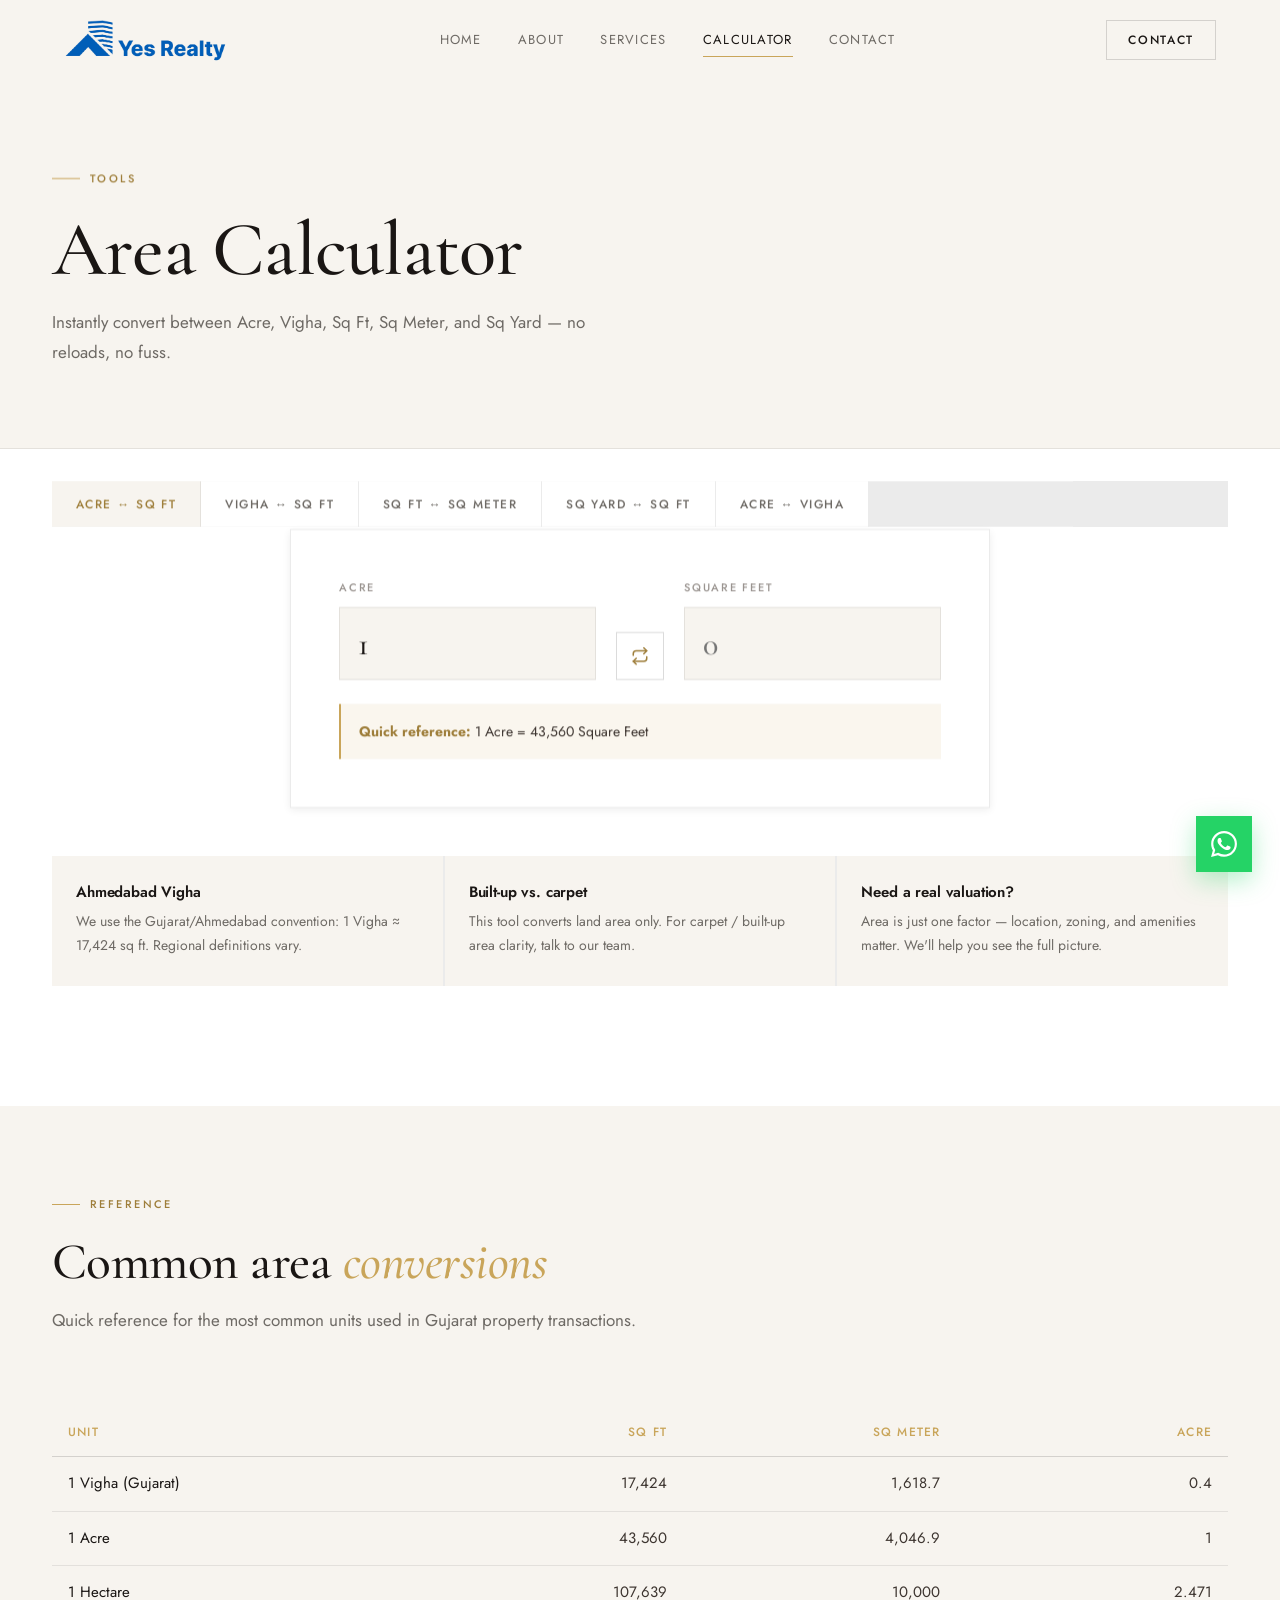
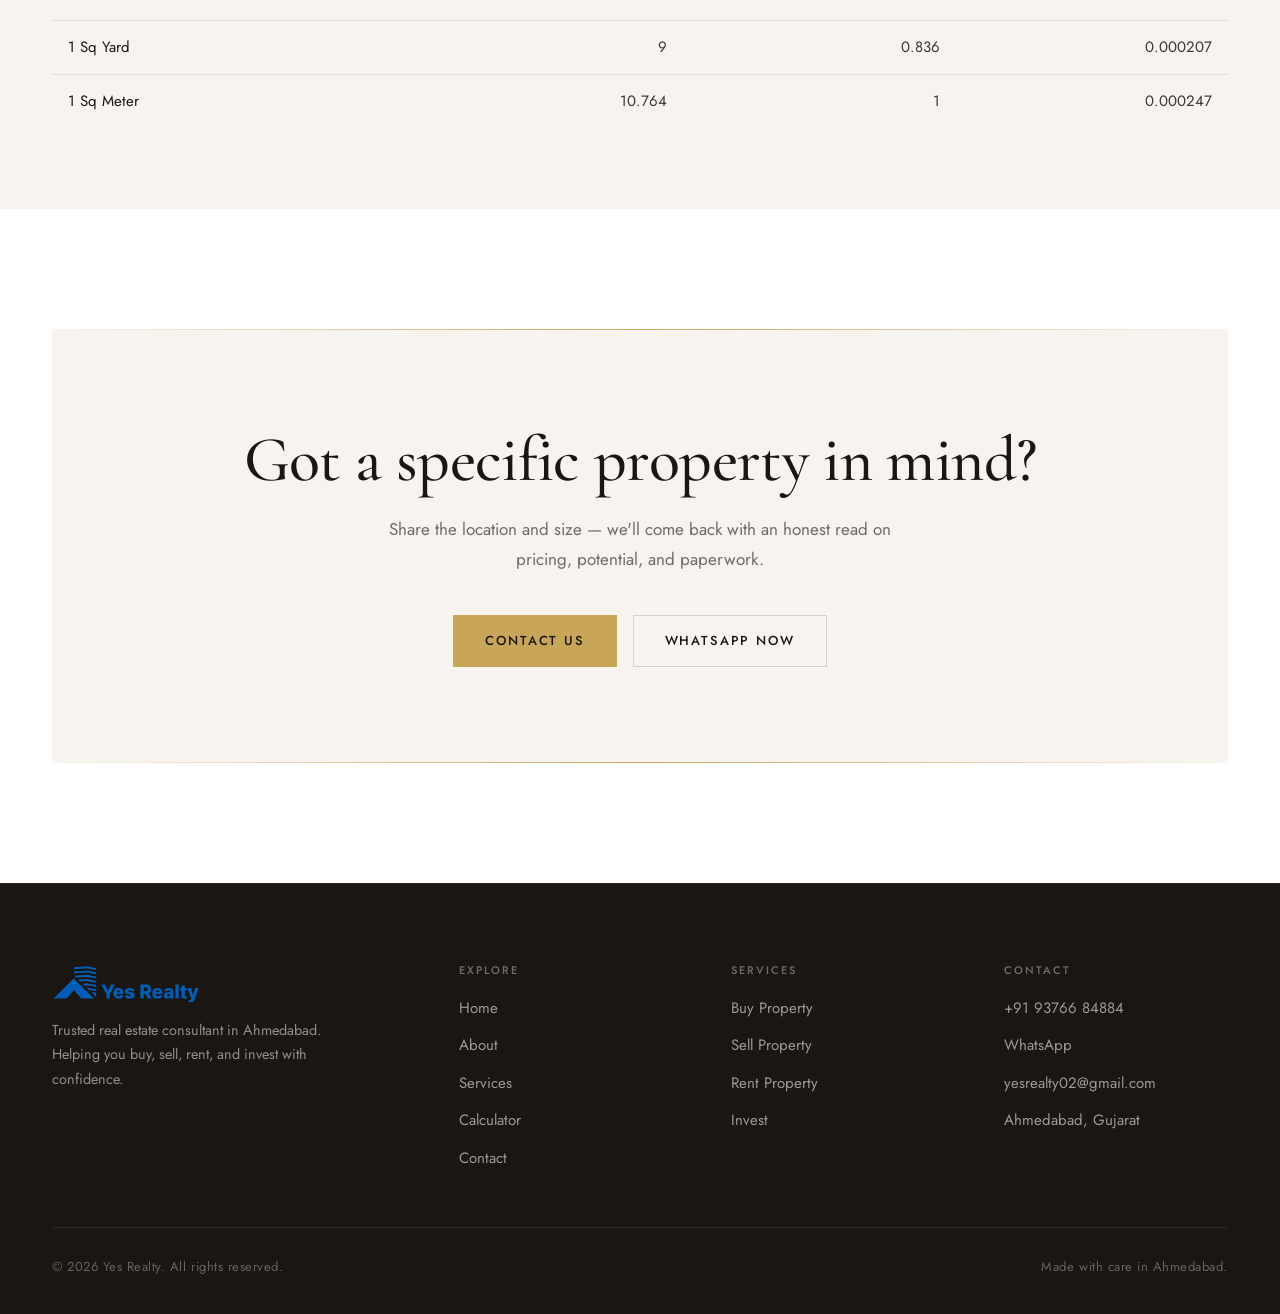
<file: calculator.html>
<!doctype html>
<html lang="en">
<head>
<meta charset="utf-8" />
<meta name="viewport" content="width=device-width, initial-scale=1, viewport-fit=cover" />
<meta name="theme-color" content="#0B0D14" />
<title>Area Calculator — Yes Realty | Acre, Vigha, Sq Ft, Sq Meter</title>
<meta name="description" content="Instantly convert between Acre, Vigha, Sq Ft, Sq Meter, and Sq Yard. A handy land area calculator for Ahmedabad and Gujarat property deals." />
<link rel="preconnect" href="https://fonts.googleapis.com" />
<link rel="preconnect" href="https://fonts.gstatic.com" crossorigin />
<link rel="stylesheet" href="https://fonts.googleapis.com/css2?family=Cormorant+Garamond:ital,wght@0,300;0,400;0,500;0,600;1,400;1,500&family=Jost:ital,wght@0,300;0,400;0,500;0,600;0,700;1,400&display=swap" />
<link rel="stylesheet" href="css/styles.css" />
<link rel="icon" href="Favicon.jpg" type="image/jpeg" />
</head>
<body>

<header class="navbar">
  <div class="container nav-inner">
    <a href="index.html" class="brand"><img src="Logo.jpg" alt="Yes Realty" class="brand-logo" /></a>
    <nav>
      <ul class="nav-links">
        <li><a href="index.html">Home</a></li>
        <li><a href="about.html">About</a></li>
        <li><a href="services.html">Services</a></li>
        <li><a href="calculator.html">Calculator</a></li>
        <li><a href="contact.html">Contact</a></li>
      </ul>
    </nav>
    <div class="nav-cta">
      <a href="contact.html" class="btn btn-outline">Contact</a>
    </div>
    <button class="nav-toggle" aria-label="Toggle menu"><span></span><span></span><span></span></button>
  </div>
</header>

<section class="page-hero">
  <div class="container">
    <span class="eyebrow" data-anim="fade-up">Tools</span>
    <h1 class="split-text">Area <em style="font-style:italic;color:var(--gold);">Calculator</em></h1>
    <p data-anim="fade-up" style="transition-delay:0.2s">Instantly convert between Acre, Vigha, Sq Ft, Sq Meter, and Sq Yard — no reloads, no fuss.</p>
  </div>
</section>

<section style="padding-top: 32px;">
  <div class="container">

    <div class="calc-tabs" data-anim="fade-up"></div>

    <div class="calc-card" data-anim="fade-up" style="transition-delay:0.1s">
      <div class="calc-row">
        <div class="calc-field">
          <label id="calc-from-label">Acre</label>
          <input type="number" id="calc-from" inputmode="decimal" placeholder="0" />
        </div>
        <button class="calc-swap" aria-label="Swap units" title="Swap units">
          <svg width="18" height="18" viewBox="0 0 24 24" fill="none" stroke="currentColor" stroke-width="2" stroke-linecap="round" stroke-linejoin="round">
            <polyline points="17 1 21 5 17 9"/><path d="M3 11V9a4 4 0 0 1 4-4h14"/>
            <polyline points="7 23 3 19 7 15"/><path d="M21 13v2a4 4 0 0 1-4 4H3"/>
          </svg>
        </button>
        <div class="calc-field">
          <label id="calc-to-label">Square Feet</label>
          <input type="number" id="calc-to" inputmode="decimal" placeholder="0" />
        </div>
      </div>
      <div class="calc-note"></div>
    </div>

    <div class="calc-help" data-anim="stagger" style="margin-top: 48px;">
      <div class="calc-help-item">
        <h4>Ahmedabad Vigha</h4>
        <p>We use the Gujarat/Ahmedabad convention: 1 Vigha ≈ 17,424 sq ft. Regional definitions vary.</p>
      </div>
      <div class="calc-help-item">
        <h4>Built-up vs. carpet</h4>
        <p>This tool converts land area only. For carpet / built-up area clarity, talk to our team.</p>
      </div>
      <div class="calc-help-item">
        <h4>Need a real valuation?</h4>
        <p>Area is just one factor — location, zoning, and amenities matter. We'll help you see the full picture.</p>
      </div>
    </div>

  </div>
</section>

<!-- Quick Reference Table -->
<section style="padding: 80px 0; background: var(--bg-2);">
  <div class="container">
    <div class="section-head" data-anim="fade-up">
      <span class="eyebrow">Reference</span>
      <h2>Common area <em style="font-style:italic;color:var(--gold);">conversions</em></h2>
      <p>Quick reference for the most common units used in Gujarat property transactions.</p>
    </div>
    <div data-anim="fade-up" style="margin-top: 40px; overflow-x: auto;">
      <table style="width:100%;border-collapse:collapse;font-family:'Jost',sans-serif;font-size:0.9375rem;">
        <thead>
          <tr style="border-bottom: 1px solid var(--line-2);">
            <th style="text-align:left;padding:14px 16px;color:var(--gold);font-weight:500;font-size:0.75rem;letter-spacing:0.1em;text-transform:uppercase;">Unit</th>
            <th style="text-align:right;padding:14px 16px;color:var(--gold);font-weight:500;font-size:0.75rem;letter-spacing:0.1em;text-transform:uppercase;">Sq Ft</th>
            <th style="text-align:right;padding:14px 16px;color:var(--gold);font-weight:500;font-size:0.75rem;letter-spacing:0.1em;text-transform:uppercase;">Sq Meter</th>
            <th style="text-align:right;padding:14px 16px;color:var(--gold);font-weight:500;font-size:0.75rem;letter-spacing:0.1em;text-transform:uppercase;">Acre</th>
          </tr>
        </thead>
        <tbody>
          <tr style="border-bottom: 1px solid var(--line);">
            <td style="padding:14px 16px;color:var(--ink);">1 Vigha (Gujarat)</td>
            <td style="padding:14px 16px;text-align:right;color:var(--ink-2);">17,424</td>
            <td style="padding:14px 16px;text-align:right;color:var(--ink-2);">1,618.7</td>
            <td style="padding:14px 16px;text-align:right;color:var(--ink-2);">0.4</td>
          </tr>
          <tr style="border-bottom: 1px solid var(--line);">
            <td style="padding:14px 16px;color:var(--ink);">1 Acre</td>
            <td style="padding:14px 16px;text-align:right;color:var(--ink-2);">43,560</td>
            <td style="padding:14px 16px;text-align:right;color:var(--ink-2);">4,046.9</td>
            <td style="padding:14px 16px;text-align:right;color:var(--ink-2);">1</td>
          </tr>
          <tr style="border-bottom: 1px solid var(--line);">
            <td style="padding:14px 16px;color:var(--ink);">1 Hectare</td>
            <td style="padding:14px 16px;text-align:right;color:var(--ink-2);">107,639</td>
            <td style="padding:14px 16px;text-align:right;color:var(--ink-2);">10,000</td>
            <td style="padding:14px 16px;text-align:right;color:var(--ink-2);">2.471</td>
          </tr>
          <tr style="border-bottom: 1px solid var(--line);">
            <td style="padding:14px 16px;color:var(--ink);">1 Sq Yard</td>
            <td style="padding:14px 16px;text-align:right;color:var(--ink-2);">9</td>
            <td style="padding:14px 16px;text-align:right;color:var(--ink-2);">0.836</td>
            <td style="padding:14px 16px;text-align:right;color:var(--ink-2);">0.000207</td>
          </tr>
          <tr>
            <td style="padding:14px 16px;color:var(--ink);">1 Sq Meter</td>
            <td style="padding:14px 16px;text-align:right;color:var(--ink-2);">10.764</td>
            <td style="padding:14px 16px;text-align:right;color:var(--ink-2);">1</td>
            <td style="padding:14px 16px;text-align:right;color:var(--ink-2);">0.000247</td>
          </tr>
        </tbody>
      </table>
    </div>
  </div>
</section>

<section>
  <div class="container">
    <div class="cta-banner" data-anim="fade-up">
      <h2>Got a specific property in mind?</h2>
      <p>Share the location and size — we'll come back with an honest read on pricing, potential, and paperwork.</p>
      <div class="cta-actions">
        <a href="contact.html" class="btn btn-primary btn-magnetic">Contact Us</a>
        <a href="https://wa.me/919376684884?text=Hi%2C%20I%27d%20like%20a%20property%20assessment." target="_blank" rel="noopener" class="btn btn-outline btn-magnetic">WhatsApp Now</a>
      </div>
    </div>
  </div>
</section>

<footer class="footer">
  <div class="container">
    <div class="footer-grid">
      <div>
        <a href="index.html" class="brand"><img src="Logo.jpg" alt="Yes Realty" class="brand-logo" /></a>
        <p class="tagline">Trusted real estate consultant in Ahmedabad. Helping you buy, sell, rent, and invest with confidence.</p>
      </div>
      <div>
        <h4>Explore</h4>
        <ul>
          <li><a href="index.html">Home</a></li>
          <li><a href="about.html">About</a></li>
          <li><a href="services.html">Services</a></li>
          <li><a href="calculator.html">Calculator</a></li>
          <li><a href="contact.html">Contact</a></li>
        </ul>
      </div>
      <div>
        <h4>Services</h4>
        <ul>
          <li><a href="services.html#buy">Buy Property</a></li>
          <li><a href="services.html#sell">Sell Property</a></li>
          <li><a href="services.html#rent">Rent Property</a></li>
          <li><a href="services.html#invest">Invest</a></li>
        </ul>
      </div>
      <div>
        <h4>Contact</h4>
        <ul>
          <li><a href="tel:+919376684884">+91 93766 84884</a></li>
          <li><a href="https://wa.me/919376684884" target="_blank" rel="noopener">WhatsApp</a></li>
          <li><a href="mailto:yesrealty02@gmail.com">yesrealty02@gmail.com</a></li>
          <li>Ahmedabad, Gujarat</li>
        </ul>
      </div>
    </div>
    <div class="footer-bottom">
      <div>© <span id="yr"></span> Yes Realty. All rights reserved.</div>
      <div>Made with care in Ahmedabad.</div>
    </div>
  </div>
</footer>

<a href="https://wa.me/919376684884?text=Hi%20Yes%20Realty%2C%20I%27d%20like%20to%20chat." target="_blank" rel="noopener" class="wa-float" aria-label="Chat on WhatsApp">
  <svg viewBox="0 0 24 24" fill="currentColor"><path d="M17.472 14.382c-.297-.149-1.758-.867-2.03-.967-.273-.099-.471-.148-.67.15-.197.297-.767.966-.94 1.164-.173.199-.347.223-.644.075-.297-.15-1.255-.463-2.39-1.475-.883-.788-1.48-1.761-1.653-2.059-.173-.297-.018-.458.13-.606.134-.133.298-.347.446-.52.149-.174.198-.298.298-.497.099-.198.05-.372-.025-.521-.075-.149-.669-1.612-.916-2.207-.242-.579-.487-.5-.669-.51-.173-.008-.371-.01-.57-.01-.198 0-.52.074-.792.372-.272.297-1.04 1.016-1.04 2.479 0 1.462 1.065 2.875 1.213 3.074.149.198 2.096 3.2 5.077 4.487.709.306 1.262.489 1.694.625.712.227 1.36.195 1.871.118.571-.085 1.758-.719 2.006-1.413.248-.694.248-1.289.173-1.413-.074-.124-.272-.198-.57-.347m-5.421 7.403h-.004a9.87 9.87 0 01-5.031-1.378l-.361-.214-3.741.982.998-3.648-.235-.374a9.861 9.861 0 01-1.51-5.26c.001-5.45 4.436-9.884 9.888-9.884 2.64 0 5.122 1.03 6.988 2.898a9.825 9.825 0 012.893 6.994c-.003 5.45-4.437 9.884-9.885 9.884m8.413-18.297A11.815 11.815 0 0012.05 0C5.495 0 .16 5.335.157 11.892c0 2.096.547 4.142 1.588 5.945L.057 24l6.305-1.654a11.882 11.882 0 005.683 1.448h.005c6.554 0 11.89-5.335 11.893-11.893a11.821 11.821 0 00-3.48-8.413z"/></svg>
</a>

<script>document.getElementById('yr').textContent = new Date().getFullYear();</script>
<script src="js/main.js" defer></script>
<script src="js/calculator.js" defer></script>
</body>
</html>
</file>
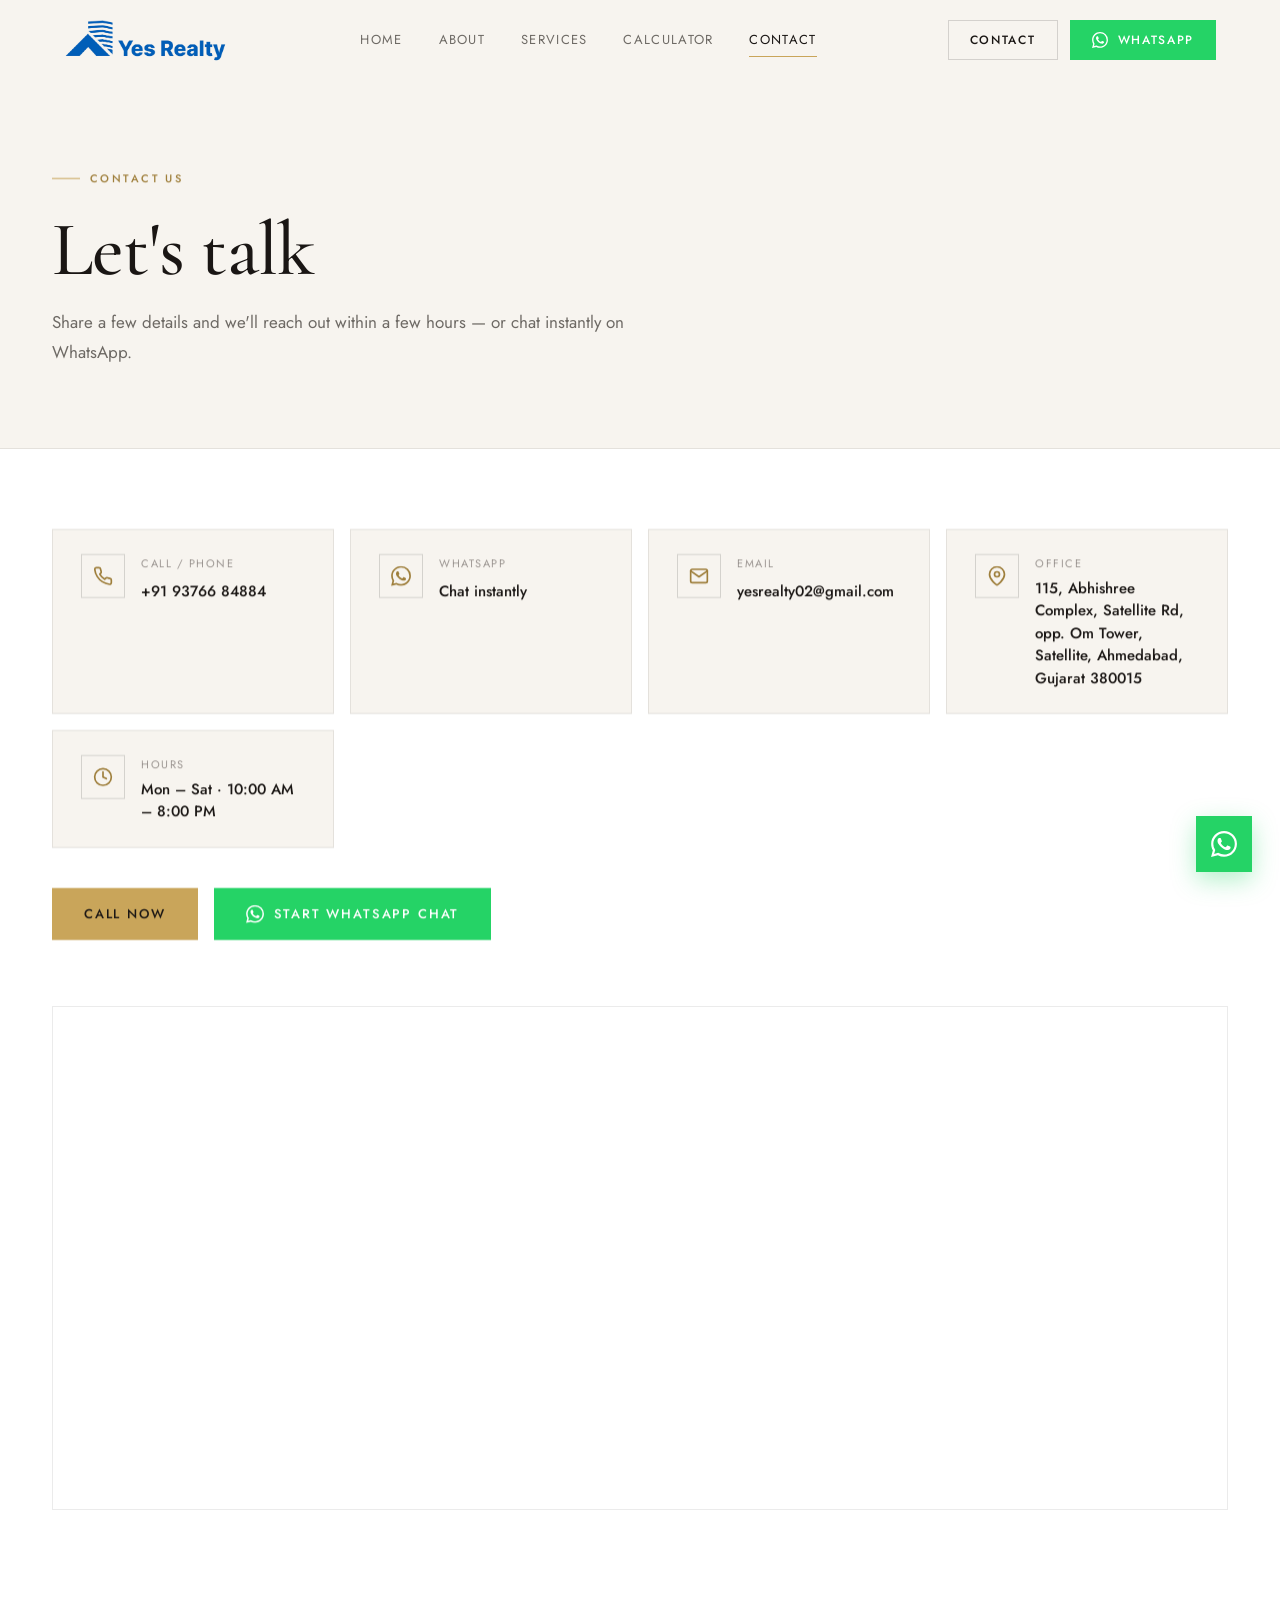
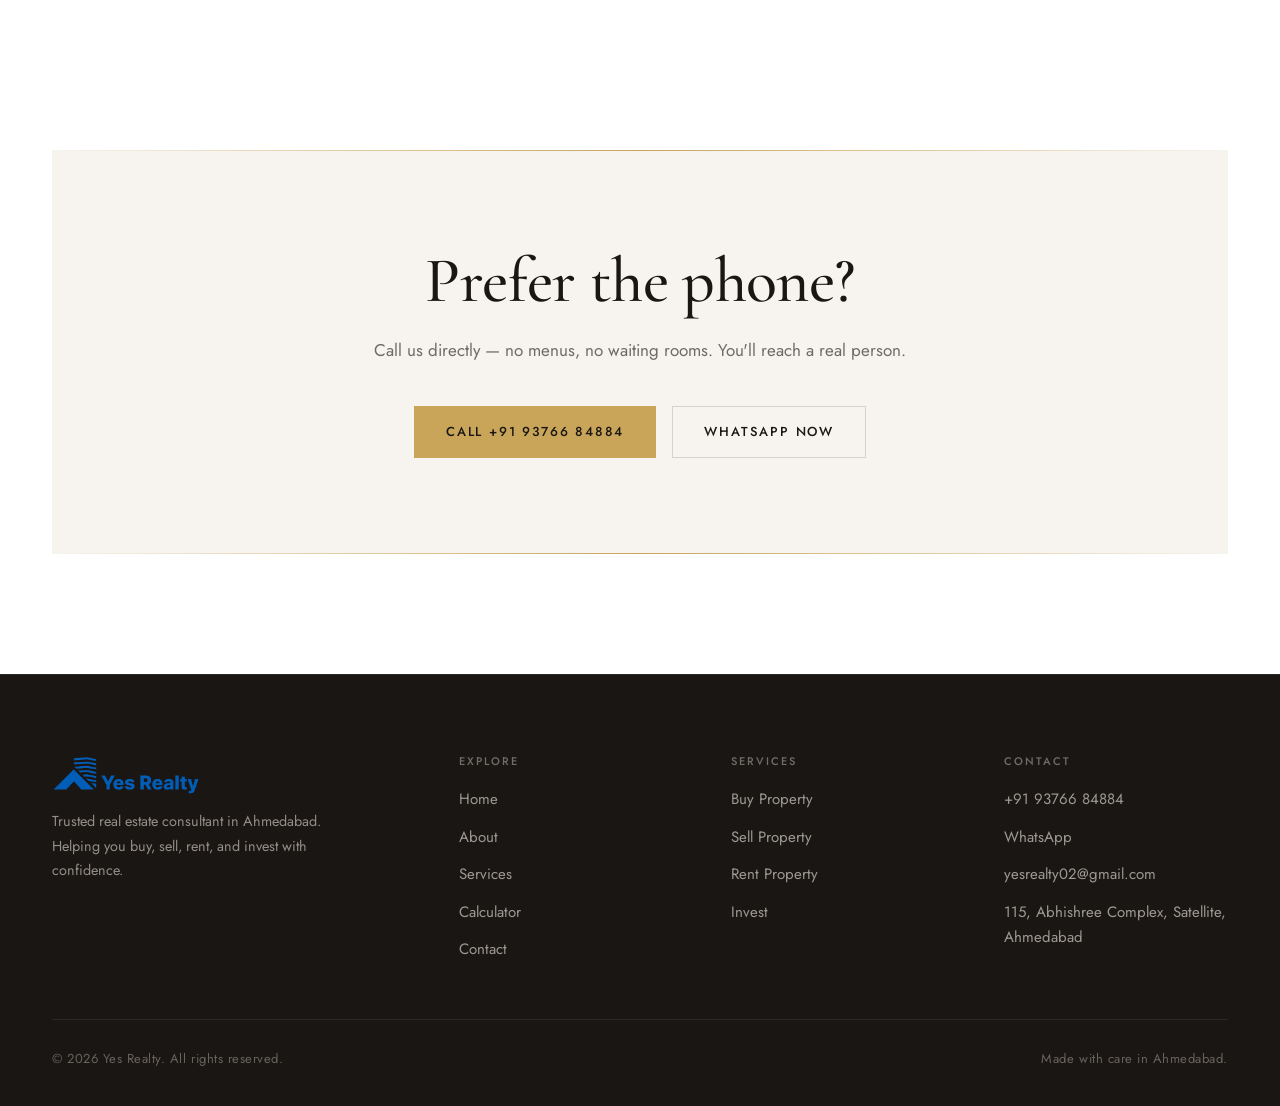
<file: contact.html>
<!doctype html>
<html lang="en">
<head>
<meta charset="utf-8" />
<meta name="viewport" content="width=device-width, initial-scale=1, viewport-fit=cover" />
<meta name="theme-color" content="#0B0D14" />
<title>Contact Us — Yes Realty | Real Estate Consultant in Ahmedabad</title>
<meta name="description" content="Get in touch with Yes Realty. Call, WhatsApp, or fill the form — our Ahmedabad team will reach out to guide your property decision." />
<link rel="preconnect" href="https://fonts.googleapis.com" />
<link rel="preconnect" href="https://fonts.gstatic.com" crossorigin />
<link rel="stylesheet" href="https://fonts.googleapis.com/css2?family=Cormorant+Garamond:ital,wght@0,300;0,400;0,500;0,600;1,400;1,500&family=Jost:ital,wght@0,300;0,400;0,500;0,600;0,700;1,400&display=swap" />
<link rel="stylesheet" href="css/styles.css" />
<link rel="icon" href="Favicon.jpg" type="image/jpeg" />
</head>
<body>

<header class="navbar">
  <div class="container nav-inner">
    <a href="index.html" class="brand"><img src="Logo.jpg" alt="Yes Realty" class="brand-logo" /></a>
    <nav>
      <ul class="nav-links">
        <li><a href="index.html">Home</a></li>
        <li><a href="about.html">About</a></li>
        <li><a href="services.html">Services</a></li>
        <li><a href="calculator.html">Calculator</a></li>
        <li><a href="contact.html">Contact</a></li>
      </ul>
    </nav>
    <div class="nav-cta">
      <a href="contact.html" class="btn btn-outline">Contact</a>
      <a href="https://wa.me/919376684884" target="_blank" rel="noopener" class="btn btn-whatsapp">
        <svg viewBox="0 0 24 24" fill="currentColor"><path d="M17.472 14.382c-.297-.149-1.758-.867-2.03-.967-.273-.099-.471-.148-.67.15-.197.297-.767.966-.94 1.164-.173.199-.347.223-.644.075-.297-.15-1.255-.463-2.39-1.475-.883-.788-1.48-1.761-1.653-2.059-.173-.297-.018-.458.13-.606.134-.133.298-.347.446-.52.149-.174.198-.298.298-.497.099-.198.05-.372-.025-.521-.075-.149-.669-1.612-.916-2.207-.242-.579-.487-.5-.669-.51-.173-.008-.371-.01-.57-.01-.198 0-.52.074-.792.372-.272.297-1.04 1.016-1.04 2.479 0 1.462 1.065 2.875 1.213 3.074.149.198 2.096 3.2 5.077 4.487.709.306 1.262.489 1.694.625.712.227 1.36.195 1.871.118.571-.085 1.758-.719 2.006-1.413.248-.694.248-1.289.173-1.413-.074-.124-.272-.198-.57-.347m-5.421 7.403h-.004a9.87 9.87 0 01-5.031-1.378l-.361-.214-3.741.982.998-3.648-.235-.374a9.861 9.861 0 01-1.51-5.26c.001-5.45 4.436-9.884 9.888-9.884 2.64 0 5.122 1.03 6.988 2.898a9.825 9.825 0 012.893 6.994c-.003 5.45-4.437 9.884-9.885 9.884m8.413-18.297A11.815 11.815 0 0012.05 0C5.495 0 .16 5.335.157 11.892c0 2.096.547 4.142 1.588 5.945L.057 24l6.305-1.654a11.882 11.882 0 005.683 1.448h.005c6.554 0 11.89-5.335 11.893-11.893a11.821 11.821 0 00-3.48-8.413z"/></svg>
        WhatsApp
      </a>
    </div>
    <button class="nav-toggle" aria-label="Toggle menu"><span></span><span></span><span></span></button>
  </div>
</header>

<section class="page-hero">
  <div class="container">
    <span class="eyebrow" data-anim="fade-up">Contact Us</span>
    <h1 class="split-text">Let's <em style="font-style:italic;color:var(--gold);">talk</em></h1>
    <p data-anim="fade-up" style="transition-delay:0.2s">Share a few details and we'll reach out within a few hours — or chat instantly on WhatsApp.</p>
  </div>
</section>

<section style="padding-top: 32px;">
  <div class="container">

    <div class="contact-info-standalone" data-anim="fade-up">
      <div class="contact-info-cards">
        <div class="ci-card">
          <div class="ic"><svg width="20" height="20" viewBox="0 0 24 24" fill="none" stroke="currentColor" stroke-width="2" stroke-linecap="round" stroke-linejoin="round"><path d="M22 16.92v3a2 2 0 0 1-2.18 2 19.79 19.79 0 0 1-8.63-3.07 19.5 19.5 0 0 1-6-6 19.79 19.79 0 0 1-3.07-8.67A2 2 0 0 1 4.11 2h3a2 2 0 0 1 2 1.72c.127.96.361 1.903.7 2.81a2 2 0 0 1-.45 2.11L8.09 9.91a16 16 0 0 0 6 6l1.27-1.27a2 2 0 0 1 2.11-.45c.907.339 1.85.573 2.81.7A2 2 0 0 1 22 16.92z"/></svg></div>
          <div>
            <div class="tt">Call / Phone</div>
            <a href="tel:+919376684884" class="vl">+91 93766 84884</a>
          </div>
        </div>
        <div class="ci-card">
          <div class="ic"><svg width="20" height="20" viewBox="0 0 24 24" fill="currentColor"><path d="M17.472 14.382c-.297-.149-1.758-.867-2.03-.967-.273-.099-.471-.148-.67.15-.197.297-.767.966-.94 1.164-.173.199-.347.223-.644.075-.297-.15-1.255-.463-2.39-1.475-.883-.788-1.48-1.761-1.653-2.059-.173-.297-.018-.458.13-.606.134-.133.298-.347.446-.52.149-.174.198-.298.298-.497.099-.198.05-.372-.025-.521-.075-.149-.669-1.612-.916-2.207-.242-.579-.487-.5-.669-.51-.173-.008-.371-.01-.57-.01-.198 0-.52.074-.792.372-.272.297-1.04 1.016-1.04 2.479 0 1.462 1.065 2.875 1.213 3.074.149.198 2.096 3.2 5.077 4.487.709.306 1.262.489 1.694.625.712.227 1.36.195 1.871.118.571-.085 1.758-.719 2.006-1.413.248-.694.248-1.289.173-1.413-.074-.124-.272-.198-.57-.347m-5.421 7.403h-.004a9.87 9.87 0 01-5.031-1.378l-.361-.214-3.741.982.998-3.648-.235-.374a9.861 9.861 0 01-1.51-5.26c.001-5.45 4.436-9.884 9.888-9.884 2.64 0 5.122 1.03 6.988 2.898a9.825 9.825 0 012.893 6.994c-.003 5.45-4.437 9.884-9.885 9.884m8.413-18.297A11.815 11.815 0 0012.05 0C5.495 0 .16 5.335.157 11.892c0 2.096.547 4.142 1.588 5.945L.057 24l6.305-1.654a11.882 11.882 0 005.683 1.448h.005c6.554 0 11.89-5.335 11.893-11.893a11.821 11.821 0 00-3.48-8.413z"/></svg></div>
          <div>
            <div class="tt">WhatsApp</div>
            <a href="https://wa.me/919376684884" target="_blank" rel="noopener" class="vl">Chat instantly</a>
          </div>
        </div>
        <div class="ci-card">
          <div class="ic"><svg width="20" height="20" viewBox="0 0 24 24" fill="none" stroke="currentColor" stroke-width="2" stroke-linecap="round" stroke-linejoin="round"><path d="M4 4h16c1.1 0 2 .9 2 2v12c0 1.1-.9 2-2 2H4c-1.1 0-2-.9-2-2V6c0-1.1.9-2 2-2z"/><polyline points="22,6 12,13 2,6"/></svg></div>
          <div>
            <div class="tt">Email</div>
            <a href="mailto:yesrealty02@gmail.com" class="vl">yesrealty02@gmail.com</a>
          </div>
        </div>
        <div class="ci-card">
          <div class="ic"><svg width="20" height="20" viewBox="0 0 24 24" fill="none" stroke="currentColor" stroke-width="2" stroke-linecap="round" stroke-linejoin="round"><path d="M21 10c0 7-9 13-9 13s-9-6-9-13a9 9 0 0 1 18 0z"/><circle cx="12" cy="10" r="3"/></svg></div>
          <div>
            <div class="tt">Office</div>
            <div class="vl">115, Abhishree Complex, Satellite Rd, opp. Om Tower, Satellite, Ahmedabad, Gujarat 380015</div>
          </div>
        </div>
        <div class="ci-card">
          <div class="ic"><svg width="20" height="20" viewBox="0 0 24 24" fill="none" stroke="currentColor" stroke-width="2" stroke-linecap="round" stroke-linejoin="round"><circle cx="12" cy="12" r="10"/><polyline points="12 6 12 12 16 14"/></svg></div>
          <div>
            <div class="tt">Hours</div>
            <div class="vl">Mon – Sat · 10:00 AM – 8:00 PM</div>
          </div>
        </div>
      </div>
      <div class="ci-cta" style="margin-top: 40px; display:flex; gap:16px; flex-wrap:wrap;">
        <a href="tel:+919376684884" class="btn btn-primary btn-magnetic">Call Now</a>
        <a href="https://wa.me/919376684884?text=Hi%2C%20I%27d%20like%20to%20talk%20to%20an%20expert." target="_blank" rel="noopener" class="btn btn-whatsapp">
          <svg viewBox="0 0 24 24" fill="currentColor" style="width:18px;height:18px;"><path d="M17.472 14.382c-.297-.149-1.758-.867-2.03-.967-.273-.099-.471-.148-.67.15-.197.297-.767.966-.94 1.164-.173.199-.347.223-.644.075-.297-.15-1.255-.463-2.39-1.475-.883-.788-1.48-1.761-1.653-2.059-.173-.297-.018-.458.13-.606.134-.133.298-.347.446-.52.149-.174.198-.298.298-.497.099-.198.05-.372-.025-.521-.075-.149-.669-1.612-.916-2.207-.242-.579-.487-.5-.669-.51-.173-.008-.371-.01-.57-.01-.198 0-.52.074-.792.372-.272.297-1.04 1.016-1.04 2.479 0 1.462 1.065 2.875 1.213 3.074.149.198 2.096 3.2 5.077 4.487.709.306 1.262.489 1.694.625.712.227 1.36.195 1.871.118.571-.085 1.758-.719 2.006-1.413.248-.694.248-1.289.173-1.413-.074-.124-.272-.198-.57-.347m-5.421 7.403h-.004a9.87 9.87 0 01-5.031-1.378l-.361-.214-3.741.982.998-3.648-.235-.374a9.861 9.861 0 01-1.51-5.26c.001-5.45 4.436-9.884 9.888-9.884 2.64 0 5.122 1.03 6.988 2.898a9.825 9.825 0 012.893 6.994c-.003 5.45-4.437 9.884-9.885 9.884m8.413-18.297A11.815 11.815 0 0012.05 0C5.495 0 .16 5.335.157 11.892c0 2.096.547 4.142 1.588 5.945L.057 24l6.305-1.654a11.882 11.882 0 005.683 1.448h.005c6.554 0 11.89-5.335 11.893-11.893a11.821 11.821 0 00-3.48-8.413z"/></svg>
          Start WhatsApp chat
        </a>
      </div>
    </div>

    <div class="map-wrap" data-anim="fade-up">
      <iframe
        src="https://www.google.com/maps?q=115+Abhishree+Complex+Satellite+Road+Ahmedabad+Gujarat+380015&t=&z=15&ie=UTF8&iwloc=&output=embed"
        loading="lazy"
        referrerpolicy="no-referrer-when-downgrade"
        title="Yes Realty location — Ahmedabad">
      </iframe>
    </div>

  </div>
</section>

<section>
  <div class="container">
    <div class="cta-banner" data-anim="fade-up">
      <h2>Prefer the phone?</h2>
      <p>Call us directly — no menus, no waiting rooms. You'll reach a real person.</p>
      <div class="cta-actions">
        <a href="tel:+919376684884" class="btn btn-primary btn-magnetic">Call +91 93766 84884</a>
        <a href="https://wa.me/919376684884?text=Hi%2C%20I%27d%20like%20to%20talk%20to%20an%20expert." target="_blank" rel="noopener" class="btn btn-outline btn-magnetic">WhatsApp Now</a>
      </div>
    </div>
  </div>
</section>

<footer class="footer">
  <div class="container">
    <div class="footer-grid">
      <div>
        <a href="index.html" class="brand"><img src="Logo.jpg" alt="Yes Realty" class="brand-logo" /></a>
        <p class="tagline">Trusted real estate consultant in Ahmedabad. Helping you buy, sell, rent, and invest with confidence.</p>
      </div>
      <div>
        <h4>Explore</h4>
        <ul>
          <li><a href="index.html">Home</a></li>
          <li><a href="about.html">About</a></li>
          <li><a href="services.html">Services</a></li>
          <li><a href="calculator.html">Calculator</a></li>
          <li><a href="contact.html">Contact</a></li>
        </ul>
      </div>
      <div>
        <h4>Services</h4>
        <ul>
          <li><a href="services.html#buy">Buy Property</a></li>
          <li><a href="services.html#sell">Sell Property</a></li>
          <li><a href="services.html#rent">Rent Property</a></li>
          <li><a href="services.html#invest">Invest</a></li>
        </ul>
      </div>
      <div>
        <h4>Contact</h4>
        <ul>
          <li><a href="tel:+919376684884">+91 93766 84884</a></li>
          <li><a href="https://wa.me/919376684884" target="_blank" rel="noopener">WhatsApp</a></li>
          <li><a href="mailto:yesrealty02@gmail.com">yesrealty02@gmail.com</a></li>
          <li>115, Abhishree Complex, Satellite, Ahmedabad</li>
        </ul>
      </div>
    </div>
    <div class="footer-bottom">
      <div>© <span id="yr"></span> Yes Realty. All rights reserved.</div>
      <div>Made with care in Ahmedabad.</div>
    </div>
  </div>
</footer>

<a href="https://wa.me/919376684884?text=Hi%20Yes%20Realty%2C%20I%27d%20like%20to%20chat." target="_blank" rel="noopener" class="wa-float" aria-label="Chat on WhatsApp">
  <svg viewBox="0 0 24 24" fill="currentColor"><path d="M17.472 14.382c-.297-.149-1.758-.867-2.03-.967-.273-.099-.471-.148-.67.15-.197.297-.767.966-.94 1.164-.173.199-.347.223-.644.075-.297-.15-1.255-.463-2.39-1.475-.883-.788-1.48-1.761-1.653-2.059-.173-.297-.018-.458.13-.606.134-.133.298-.347.446-.52.149-.174.198-.298.298-.497.099-.198.05-.372-.025-.521-.075-.149-.669-1.612-.916-2.207-.242-.579-.487-.5-.669-.51-.173-.008-.371-.01-.57-.01-.198 0-.52.074-.792.372-.272.297-1.04 1.016-1.04 2.479 0 1.462 1.065 2.875 1.213 3.074.149.198 2.096 3.2 5.077 4.487.709.306 1.262.489 1.694.625.712.227 1.36.195 1.871.118.571-.085 1.758-.719 2.006-1.413.248-.694.248-1.289.173-1.413-.074-.124-.272-.198-.57-.347m-5.421 7.403h-.004a9.87 9.87 0 01-5.031-1.378l-.361-.214-3.741.982.998-3.648-.235-.374a9.861 9.861 0 01-1.51-5.26c.001-5.45 4.436-9.884 9.888-9.884 2.64 0 5.122 1.03 6.988 2.898a9.825 9.825 0 012.893 6.994c-.003 5.45-4.437 9.884-9.885 9.884m8.413-18.297A11.815 11.815 0 0012.05 0C5.495 0 .16 5.335.157 11.892c0 2.096.547 4.142 1.588 5.945L.057 24l6.305-1.654a11.882 11.882 0 005.683 1.448h.005c6.554 0 11.89-5.335 11.893-11.893a11.821 11.821 0 00-3.48-8.413z"/></svg>
</a>

<script>document.getElementById('yr').textContent = new Date().getFullYear();</script>
<script src="js/main.js" defer></script>
</body>
</html>
</file>
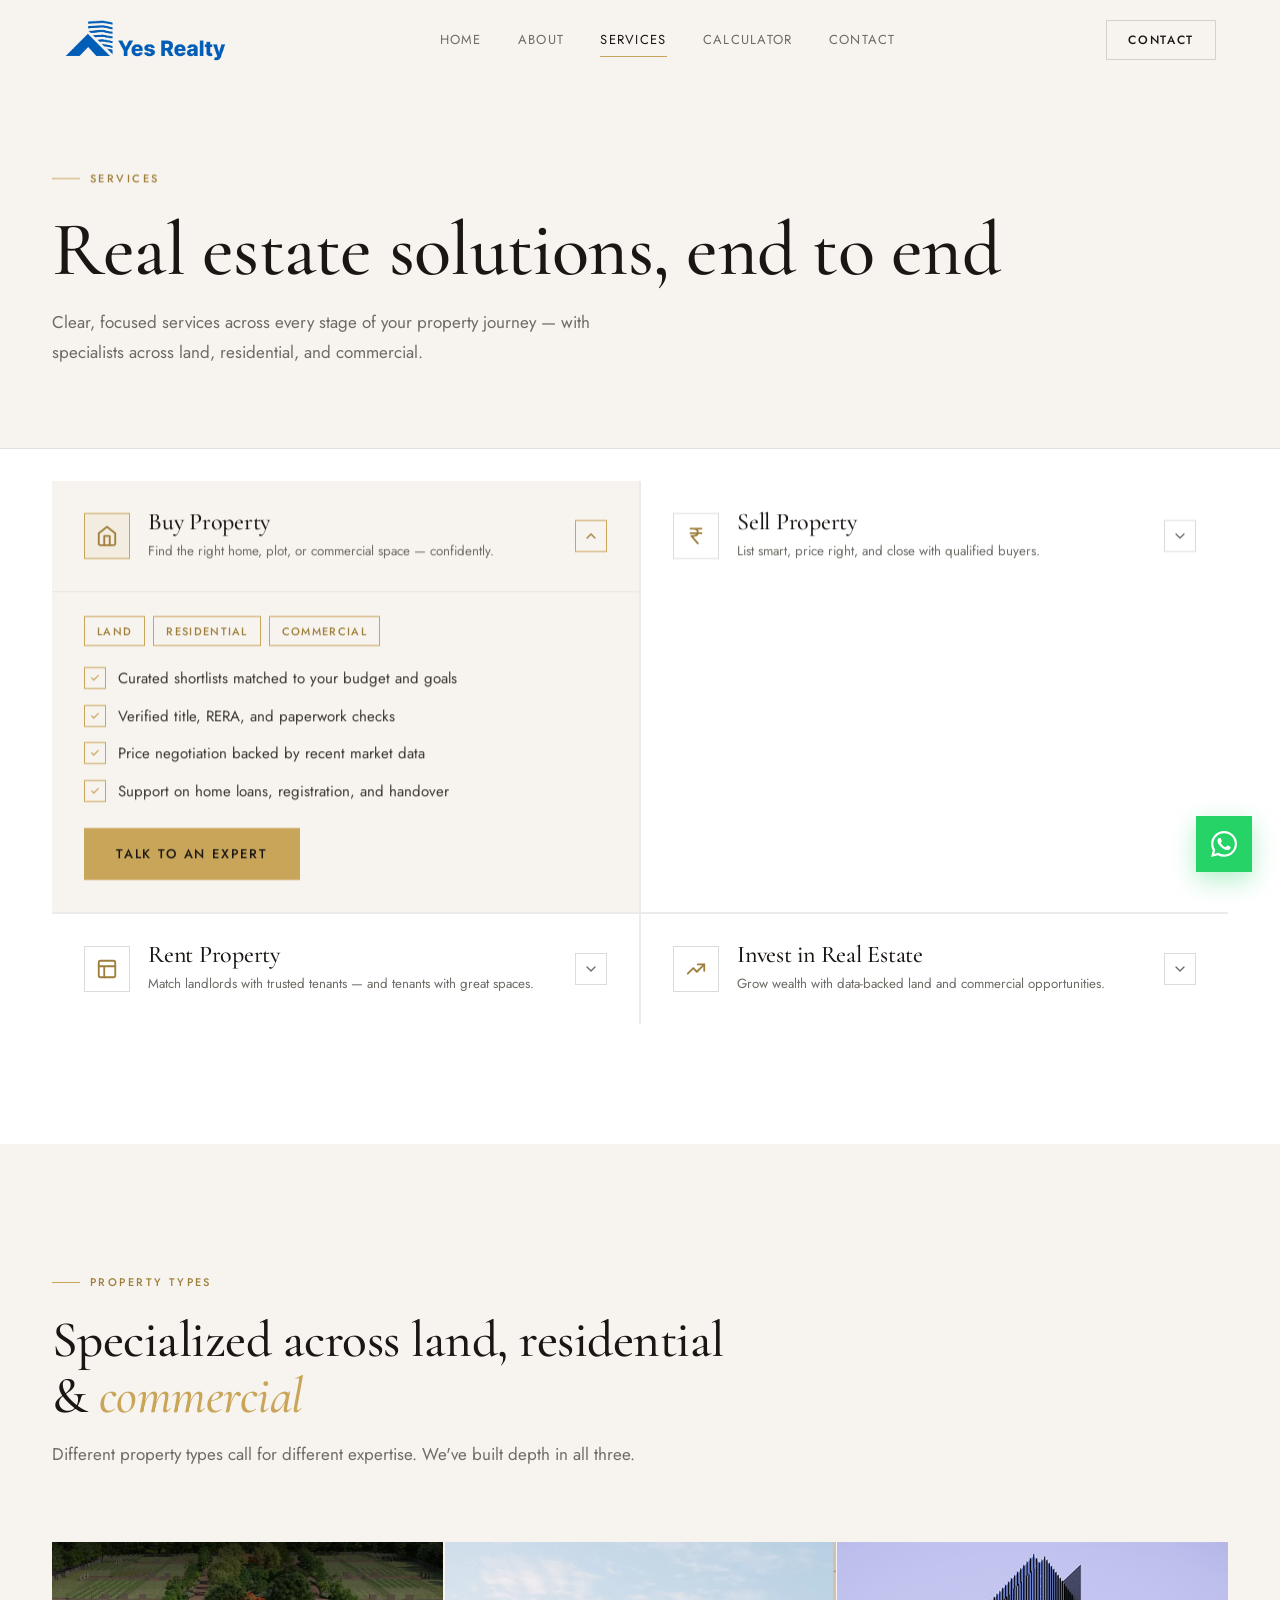
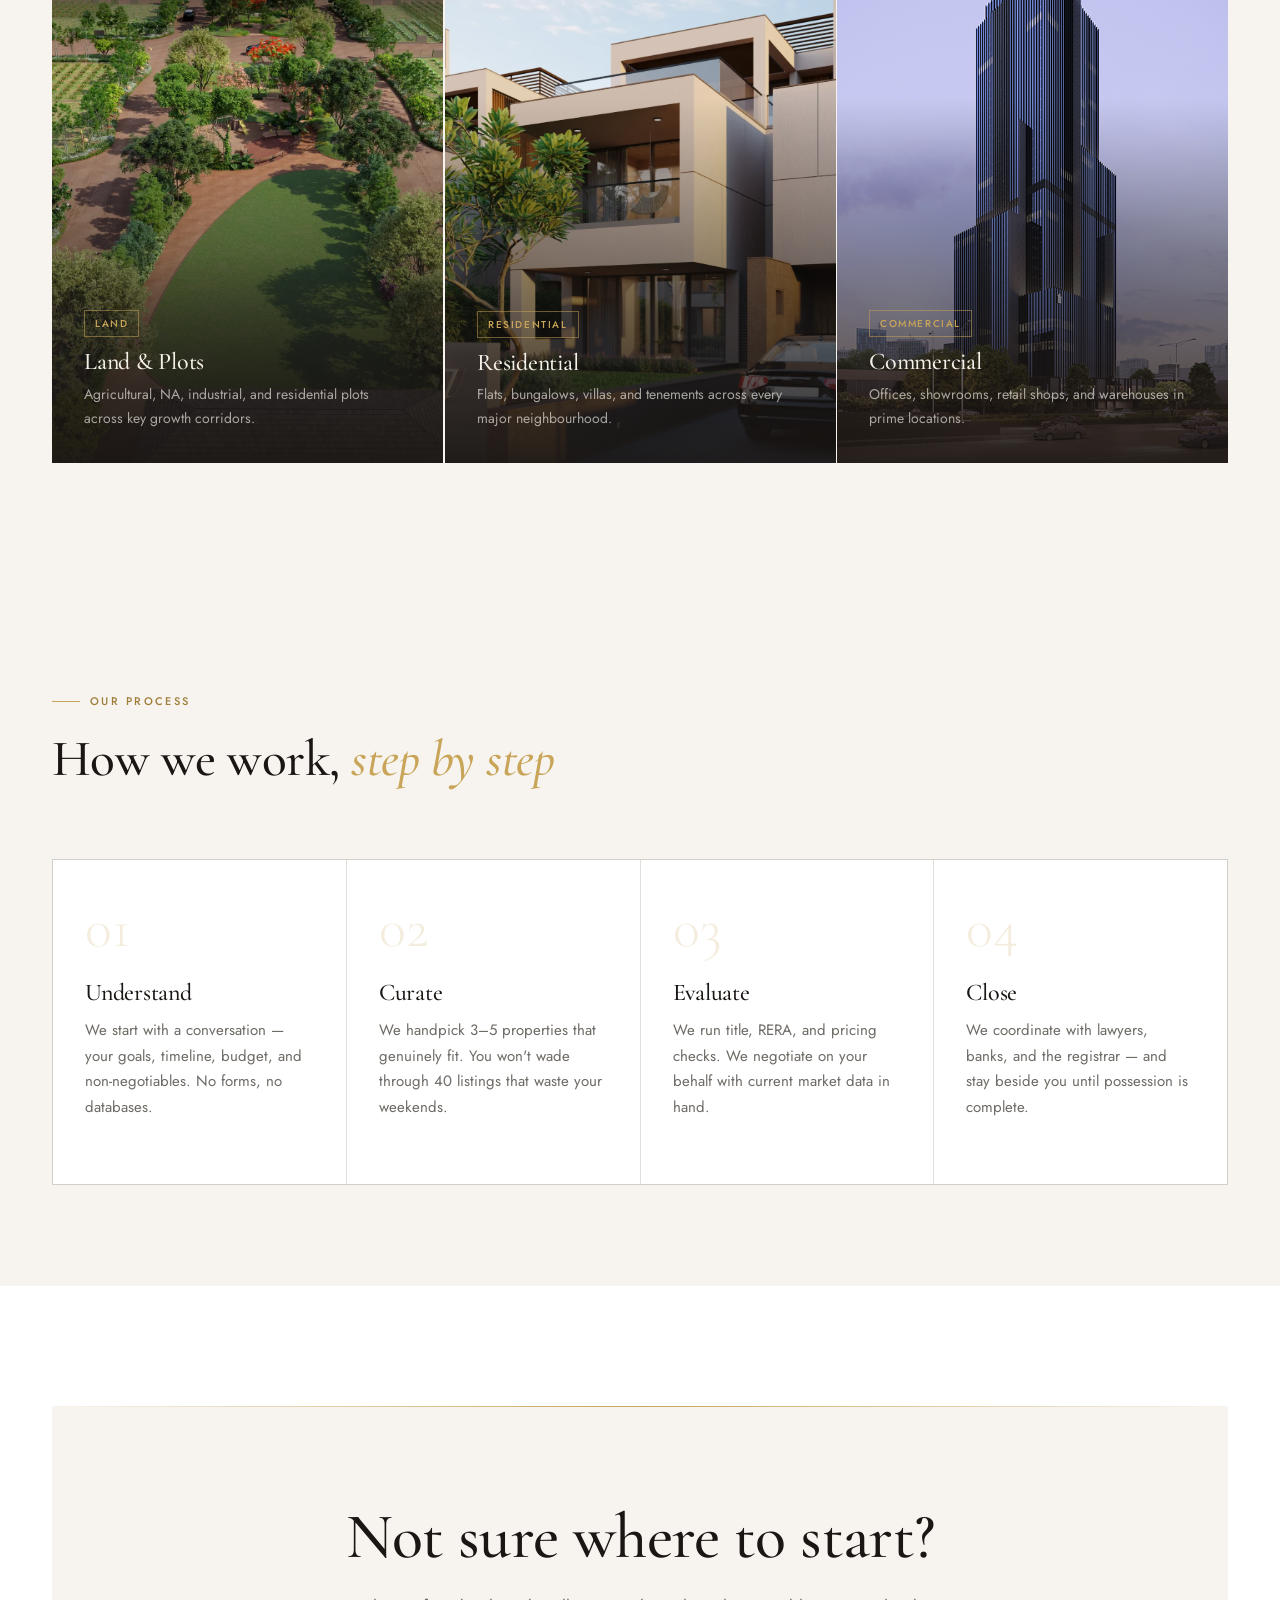
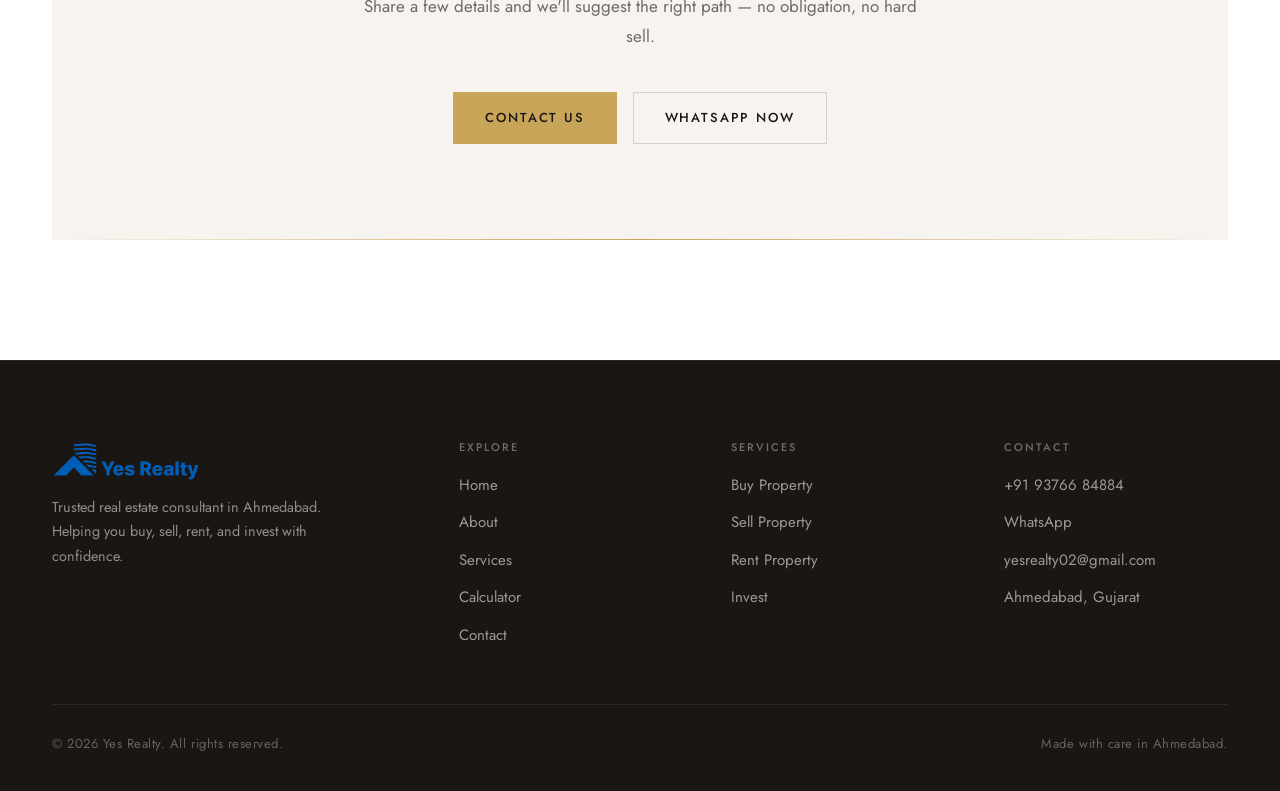
<file: services.html>
<!doctype html>
<html lang="en">
<head>
<meta charset="utf-8" />
<meta name="viewport" content="width=device-width, initial-scale=1, viewport-fit=cover" />
<meta name="theme-color" content="#0B0D14" />
<title>Services — Yes Realty | Buy, Sell, Rent &amp; Invest in Ahmedabad</title>
<meta name="description" content="Explore Yes Realty's core services: buy, sell, rent, and invest across land, residential, and commercial properties in Ahmedabad." />
<link rel="preconnect" href="https://fonts.googleapis.com" />
<link rel="preconnect" href="https://fonts.gstatic.com" crossorigin />
<link rel="stylesheet" href="https://fonts.googleapis.com/css2?family=Cormorant+Garamond:ital,wght@0,300;0,400;0,500;0,600;1,400;1,500&family=Jost:ital,wght@0,300;0,400;0,500;0,600;0,700;1,400&display=swap" />
<link rel="stylesheet" href="css/styles.css" />
<link rel="icon" href="Favicon.jpg" type="image/jpeg" />
</head>
<body>

<header class="navbar">
  <div class="container nav-inner">
    <a href="index.html" class="brand"><img src="Logo.jpg" alt="Yes Realty" class="brand-logo" /></a>
    <nav>
      <ul class="nav-links">
        <li><a href="index.html">Home</a></li>
        <li><a href="about.html">About</a></li>
        <li><a href="services.html">Services</a></li>
        <li><a href="calculator.html">Calculator</a></li>
        <li><a href="contact.html">Contact</a></li>
      </ul>
    </nav>
    <div class="nav-cta">
      <a href="contact.html" class="btn btn-outline">Contact</a>
      
    </div>
    <button class="nav-toggle" aria-label="Toggle menu"><span></span><span></span><span></span></button>
  </div>
</header>

<section class="page-hero">
  <div class="container">
    <span class="eyebrow" data-anim="fade-up">Services</span>
    <h1 class="split-text">Real estate solutions, <em style="font-style:italic;color:var(--gold);">end to end</em></h1>
    <p data-anim="fade-up" style="transition-delay:0.2s">Clear, focused services across every stage of your property journey — with specialists across land, residential, and commercial.</p>
  </div>
</section>

<section style="padding-top: 32px;">
  <div class="container">
    <div class="service-expand-grid">

      <!-- BUY -->
      <div class="service-expand open" data-anim="fade-up" id="buy">
        <button class="service-expand-head">
          <div class="ic">
            <svg width="22" height="22" viewBox="0 0 24 24" fill="none" stroke="currentColor" stroke-width="2" stroke-linecap="round" stroke-linejoin="round"><path d="M3 9l9-7 9 7v11a2 2 0 0 1-2 2H5a2 2 0 0 1-2-2z"/><polyline points="9 22 9 12 15 12 15 22"/></svg>
          </div>
          <div class="tx">
            <h3>Buy Property</h3>
            <p>Find the right home, plot, or commercial space — confidently.</p>
          </div>
          <div class="chev">
            <svg width="16" height="16" viewBox="0 0 24 24" fill="none" stroke="currentColor" stroke-width="2" stroke-linecap="round" stroke-linejoin="round"><polyline points="6 9 12 15 18 9"/></svg>
          </div>
        </button>
        <div class="service-expand-body">
          <div class="service-expand-inner">
            <div class="service-tags">
              <span class="service-tag">Land</span>
              <span class="service-tag">Residential</span>
              <span class="service-tag">Commercial</span>
            </div>
            <ul>
              <li><span class="check"><svg width="10" height="10" viewBox="0 0 24 24" fill="none" stroke="currentColor" stroke-width="3" stroke-linecap="round" stroke-linejoin="round"><polyline points="20 6 9 17 4 12"/></svg></span> Curated shortlists matched to your budget and goals</li>
              <li><span class="check"><svg width="10" height="10" viewBox="0 0 24 24" fill="none" stroke="currentColor" stroke-width="3" stroke-linecap="round" stroke-linejoin="round"><polyline points="20 6 9 17 4 12"/></svg></span> Verified title, RERA, and paperwork checks</li>
              <li><span class="check"><svg width="10" height="10" viewBox="0 0 24 24" fill="none" stroke="currentColor" stroke-width="3" stroke-linecap="round" stroke-linejoin="round"><polyline points="20 6 9 17 4 12"/></svg></span> Price negotiation backed by recent market data</li>
              <li><span class="check"><svg width="10" height="10" viewBox="0 0 24 24" fill="none" stroke="currentColor" stroke-width="3" stroke-linecap="round" stroke-linejoin="round"><polyline points="20 6 9 17 4 12"/></svg></span> Support on home loans, registration, and handover</li>
            </ul>
            <a href="https://wa.me/919376684884?text=Hi%2C%20I%20want%20to%20buy%20a%20property." target="_blank" rel="noopener" class="btn btn-primary">Talk to an expert</a>
          </div>
        </div>
      </div>

      <!-- SELL -->
      <div class="service-expand" data-anim="fade-up" style="transition-delay:0.1s" id="sell">
        <button class="service-expand-head">
          <div class="ic">
            <svg width="22" height="22" viewBox="0 0 24 24" fill="none" stroke="currentColor" stroke-width="2" stroke-linecap="round" stroke-linejoin="round"><path d="M6 4h12M6 9h12M9 4c3 0 5 1.5 5 4s-2 4-5 4H7l7 8"/></svg>
          </div>
          <div class="tx">
            <h3>Sell Property</h3>
            <p>List smart, price right, and close with qualified buyers.</p>
          </div>
          <div class="chev">
            <svg width="16" height="16" viewBox="0 0 24 24" fill="none" stroke="currentColor" stroke-width="2" stroke-linecap="round" stroke-linejoin="round"><polyline points="6 9 12 15 18 9"/></svg>
          </div>
        </button>
        <div class="service-expand-body">
          <div class="service-expand-inner">
            <div class="service-tags">
              <span class="service-tag">Land</span>
              <span class="service-tag">Residential</span>
              <span class="service-tag">Commercial</span>
            </div>
            <ul>
              <li><span class="check"><svg width="10" height="10" viewBox="0 0 24 24" fill="none" stroke="currentColor" stroke-width="3" stroke-linecap="round" stroke-linejoin="round"><polyline points="20 6 9 17 4 12"/></svg></span> Accurate market valuation — not inflated guesses</li>
              <li><span class="check"><svg width="10" height="10" viewBox="0 0 24 24" fill="none" stroke="currentColor" stroke-width="3" stroke-linecap="round" stroke-linejoin="round"><polyline points="20 6 9 17 4 12"/></svg></span> Targeted outreach to a network of vetted buyers</li>
              <li><span class="check"><svg width="10" height="10" viewBox="0 0 24 24" fill="none" stroke="currentColor" stroke-width="3" stroke-linecap="round" stroke-linejoin="round"><polyline points="20 6 9 17 4 12"/></svg></span> Professional listings, site visits, and follow-ups</li>
              <li><span class="check"><svg width="10" height="10" viewBox="0 0 24 24" fill="none" stroke="currentColor" stroke-width="3" stroke-linecap="round" stroke-linejoin="round"><polyline points="20 6 9 17 4 12"/></svg></span> Clean paperwork and smooth registration support</li>
            </ul>
            <a href="https://wa.me/919376684884?text=Hi%2C%20I%20want%20to%20sell%20a%20property." target="_blank" rel="noopener" class="btn btn-primary">Talk to an expert</a>
          </div>
        </div>
      </div>

      <!-- RENT -->
      <div class="service-expand" data-anim="fade-up" style="transition-delay:0.2s" id="rent">
        <button class="service-expand-head">
          <div class="ic">
            <svg width="22" height="22" viewBox="0 0 24 24" fill="none" stroke="currentColor" stroke-width="2" stroke-linecap="round" stroke-linejoin="round"><rect x="3" y="3" width="18" height="18" rx="2"/><path d="M3 9h18M9 21V9"/></svg>
          </div>
          <div class="tx">
            <h3>Rent Property</h3>
            <p>Match landlords with trusted tenants — and tenants with great spaces.</p>
          </div>
          <div class="chev">
            <svg width="16" height="16" viewBox="0 0 24 24" fill="none" stroke="currentColor" stroke-width="2" stroke-linecap="round" stroke-linejoin="round"><polyline points="6 9 12 15 18 9"/></svg>
          </div>
        </button>
        <div class="service-expand-body">
          <div class="service-expand-inner">
            <div class="service-tags">
              <span class="service-tag">Residential</span>
              <span class="service-tag">Commercial</span>
            </div>
            <ul>
              <li><span class="check"><svg width="10" height="10" viewBox="0 0 24 24" fill="none" stroke="currentColor" stroke-width="3" stroke-linecap="round" stroke-linejoin="round"><polyline points="20 6 9 17 4 12"/></svg></span> Tenant screening and background verification</li>
              <li><span class="check"><svg width="10" height="10" viewBox="0 0 24 24" fill="none" stroke="currentColor" stroke-width="3" stroke-linecap="round" stroke-linejoin="round"><polyline points="20 6 9 17 4 12"/></svg></span> Rent agreements drafted with the right clauses</li>
              <li><span class="check"><svg width="10" height="10" viewBox="0 0 24 24" fill="none" stroke="currentColor" stroke-width="3" stroke-linecap="round" stroke-linejoin="round"><polyline points="20 6 9 17 4 12"/></svg></span> Fair, area-based rental pricing</li>
              <li><span class="check"><svg width="10" height="10" viewBox="0 0 24 24" fill="none" stroke="currentColor" stroke-width="3" stroke-linecap="round" stroke-linejoin="round"><polyline points="20 6 9 17 4 12"/></svg></span> Ongoing support for renewals and disputes</li>
            </ul>
            <a href="https://wa.me/919376684884?text=Hi%2C%20I%20want%20to%20rent%20a%20property." target="_blank" rel="noopener" class="btn btn-primary">Talk to an expert</a>
          </div>
        </div>
      </div>

      <!-- INVEST -->
      <div class="service-expand" data-anim="fade-up" style="transition-delay:0.3s" id="invest">
        <button class="service-expand-head">
          <div class="ic">
            <svg width="22" height="22" viewBox="0 0 24 24" fill="none" stroke="currentColor" stroke-width="2" stroke-linecap="round" stroke-linejoin="round"><polyline points="3 17 9 11 13 15 21 7"/><polyline points="14 7 21 7 21 14"/></svg>
          </div>
          <div class="tx">
            <h3>Invest in Real Estate</h3>
            <p>Grow wealth with data-backed land and commercial opportunities.</p>
          </div>
          <div class="chev">
            <svg width="16" height="16" viewBox="0 0 24 24" fill="none" stroke="currentColor" stroke-width="2" stroke-linecap="round" stroke-linejoin="round"><polyline points="6 9 12 15 18 9"/></svg>
          </div>
        </button>
        <div class="service-expand-body">
          <div class="service-expand-inner">
            <div class="service-tags">
              <span class="service-tag">Land</span>
              <span class="service-tag">Commercial</span>
            </div>
            <ul>
              <li><span class="check"><svg width="10" height="10" viewBox="0 0 24 24" fill="none" stroke="currentColor" stroke-width="3" stroke-linecap="round" stroke-linejoin="round"><polyline points="20 6 9 17 4 12"/></svg></span> High-potential locations across greater Ahmedabad</li>
              <li><span class="check"><svg width="10" height="10" viewBox="0 0 24 24" fill="none" stroke="currentColor" stroke-width="3" stroke-linecap="round" stroke-linejoin="round"><polyline points="20 6 9 17 4 12"/></svg></span> Rental yield vs. appreciation analysis</li>
              <li><span class="check"><svg width="10" height="10" viewBox="0 0 24 24" fill="none" stroke="currentColor" stroke-width="3" stroke-linecap="round" stroke-linejoin="round"><polyline points="20 6 9 17 4 12"/></svg></span> Diligence on title, zoning, and approvals</li>
              <li><span class="check"><svg width="10" height="10" viewBox="0 0 24 24" fill="none" stroke="currentColor" stroke-width="3" stroke-linecap="round" stroke-linejoin="round"><polyline points="20 6 9 17 4 12"/></svg></span> Entry, exit, and portfolio strategy support</li>
            </ul>
            <a href="https://wa.me/919376684884?text=Hi%2C%20I%20want%20to%20invest%20in%20real%20estate." target="_blank" rel="noopener" class="btn btn-primary">Talk to an expert</a>
          </div>
        </div>
      </div>

    </div>
  </div>
</section>

<!-- Property Types -->
<section class="property-section">
  <div class="container">
    <div class="section-head" data-anim="fade-up">
      <span class="eyebrow">Property Types</span>
      <h2>Specialized across land, residential &amp; <em style="font-style:italic;color:var(--gold);">commercial</em></h2>
      <p>Different property types call for different expertise. We've built depth in all three.</p>
    </div>
    <div class="property-grid">
      <div class="property-card pc-land" data-anim="fade-up">
        <img class="pc-photo" src="Plot.png" alt="Land and Plots" />
        <div class="property-card-overlay"></div>
        <div class="property-card-content">
          <span class="property-tag">Land</span>
          <h3>Land &amp; Plots</h3>
          <p>Agricultural, NA, industrial, and residential plots across key growth corridors.</p>
        </div>
      </div>
      <div class="property-card pc-res" data-anim="fade-up" style="transition-delay:0.15s">
        <img class="pc-photo" src="Sky-Villa-scaled.png" alt="Residential Properties" />
        <div class="property-card-overlay"></div>
        <div class="property-card-content">
          <span class="property-tag">Residential</span>
          <h3>Residential</h3>
          <p>Flats, bungalows, villas, and tenements across every major neighbourhood.</p>
        </div>
      </div>
      <div class="property-card pc-com" data-anim="fade-up" style="transition-delay:0.3s">
        <img class="pc-photo" src="Towerpng.png" alt="Commercial Properties" />
        <div class="property-card-overlay"></div>
        <div class="property-card-content">
          <span class="property-tag">Commercial</span>
          <h3>Commercial</h3>
          <p>Offices, showrooms, retail shops, and warehouses in prime locations.</p>
        </div>
      </div>
    </div>
  </div>
</section>

<!-- Process strip -->
<section style="padding: 100px 0; background: var(--bg-2);">
  <div class="container">
    <div class="section-head" data-anim="fade-up">
      <span class="eyebrow">Our Process</span>
      <h2>How we work, <em style="font-style:italic;color:var(--gold);">step by step</em></h2>
    </div>
    <div class="services-grid" data-anim="stagger" style="margin-top: 56px;">
      <div class="service-card">
        <div class="service-num">01</div>
        <h3>Understand</h3>
        <p>We start with a conversation — your goals, timeline, budget, and non-negotiables. No forms, no databases.</p>
      </div>
      <div class="service-card">
        <div class="service-num">02</div>
        <h3>Curate</h3>
        <p>We handpick 3–5 properties that genuinely fit. You won't wade through 40 listings that waste your weekends.</p>
      </div>
      <div class="service-card">
        <div class="service-num">03</div>
        <h3>Evaluate</h3>
        <p>We run title, RERA, and pricing checks. We negotiate on your behalf with current market data in hand.</p>
      </div>
      <div class="service-card">
        <div class="service-num">04</div>
        <h3>Close</h3>
        <p>We coordinate with lawyers, banks, and the registrar — and stay beside you until possession is complete.</p>
      </div>
    </div>
  </div>
</section>

<section>
  <div class="container">
    <div class="cta-banner" data-anim="fade-up">
      <h2>Not sure where to start?</h2>
      <p>Share a few details and we'll suggest the right path — no obligation, no hard sell.</p>
      <div class="cta-actions">
        <a href="contact.html" class="btn btn-primary btn-magnetic">Contact Us</a>
        <a href="https://wa.me/919376684884?text=Hi%2C%20I%27d%20like%20guidance%20on%20the%20right%20service." target="_blank" rel="noopener" class="btn btn-outline btn-magnetic">WhatsApp Now</a>
      </div>
    </div>
  </div>
</section>

<footer class="footer">
  <div class="container">
    <div class="footer-grid">
      <div>
        <a href="index.html" class="brand"><img src="Logo.jpg" alt="Yes Realty" class="brand-logo" /></a>
        <p class="tagline">Trusted real estate consultant in Ahmedabad. Helping you buy, sell, rent, and invest with confidence.</p>
      </div>
      <div>
        <h4>Explore</h4>
        <ul>
          <li><a href="index.html">Home</a></li>
          <li><a href="about.html">About</a></li>
          <li><a href="services.html">Services</a></li>
          <li><a href="calculator.html">Calculator</a></li>
          <li><a href="contact.html">Contact</a></li>
        </ul>
      </div>
      <div>
        <h4>Services</h4>
        <ul>
          <li><a href="services.html#buy">Buy Property</a></li>
          <li><a href="services.html#sell">Sell Property</a></li>
          <li><a href="services.html#rent">Rent Property</a></li>
          <li><a href="services.html#invest">Invest</a></li>
        </ul>
      </div>
      <div>
        <h4>Contact</h4>
        <ul>
          <li><a href="tel:+919376684884">+91 93766 84884</a></li>
          <li><a href="https://wa.me/919376684884" target="_blank" rel="noopener">WhatsApp</a></li>
          <li><a href="mailto:yesrealty02@gmail.com">yesrealty02@gmail.com</a></li>
          <li>Ahmedabad, Gujarat</li>
        </ul>
      </div>
    </div>
    <div class="footer-bottom">
      <div>© <span id="yr"></span> Yes Realty. All rights reserved.</div>
      <div>Made with care in Ahmedabad.</div>
    </div>
  </div>
</footer>

<a href="https://wa.me/919376684884?text=Hi%20Yes%20Realty%2C%20I%27d%20like%20to%20chat." target="_blank" rel="noopener" class="wa-float" aria-label="Chat on WhatsApp">
  <svg viewBox="0 0 24 24" fill="currentColor"><path d="M17.472 14.382c-.297-.149-1.758-.867-2.03-.967-.273-.099-.471-.148-.67.15-.197.297-.767.966-.94 1.164-.173.199-.347.223-.644.075-.297-.15-1.255-.463-2.39-1.475-.883-.788-1.48-1.761-1.653-2.059-.173-.297-.018-.458.13-.606.134-.133.298-.347.446-.52.149-.174.198-.298.298-.497.099-.198.05-.372-.025-.521-.075-.149-.669-1.612-.916-2.207-.242-.579-.487-.5-.669-.51-.173-.008-.371-.01-.57-.01-.198 0-.52.074-.792.372-.272.297-1.04 1.016-1.04 2.479 0 1.462 1.065 2.875 1.213 3.074.149.198 2.096 3.2 5.077 4.487.709.306 1.262.489 1.694.625.712.227 1.36.195 1.871.118.571-.085 1.758-.719 2.006-1.413.248-.694.248-1.289.173-1.413-.074-.124-.272-.198-.57-.347m-5.421 7.403h-.004a9.87 9.87 0 01-5.031-1.378l-.361-.214-3.741.982.998-3.648-.235-.374a9.861 9.861 0 01-1.51-5.26c.001-5.45 4.436-9.884 9.888-9.884 2.64 0 5.122 1.03 6.988 2.898a9.825 9.825 0 012.893 6.994c-.003 5.45-4.437 9.884-9.885 9.884m8.413-18.297A11.815 11.815 0 0012.05 0C5.495 0 .16 5.335.157 11.892c0 2.096.547 4.142 1.588 5.945L.057 24l6.305-1.654a11.882 11.882 0 005.683 1.448h.005c6.554 0 11.89-5.335 11.893-11.893a11.821 11.821 0 00-3.48-8.413z"/></svg>
</a>

<script>document.getElementById('yr').textContent = new Date().getFullYear();</script>
<script src="js/main.js" defer></script>
</body>
</html>
</file>
<file: css/styles.css>
/* ============================================
   Yes Realty — Light Luxury Theme
   Font: Cormorant Garamond (display) + Jost (body)
   ============================================ */

:root {
  /* Light luxury palette */
  --bg:        #FFFFFF;
  --bg-2:      #F7F4EF;
  --bg-3:      #EDE9E2;
  --bg-card:   #FFFFFF;
  --surface:   #E8E4DC;

  /* Borders / dividers */
  --line:      rgba(0,0,0,0.08);
  --line-2:    rgba(0,0,0,0.14);

  /* Text */
  --ink:       #1A1614;
  --ink-2:     #3D3530;
  --muted:     #6E6A65;
  --muted-2:   #9A9490;

  /* Gold accent — warm champagne */
  --gold:      #C9A55A;
  --gold-2:    #E2BC72;
  --gold-dark: #9E7E3A;
  --gold-soft: rgba(201,165,90,0.10);
  --gold-glow: rgba(201,165,90,0.22);

  /* Utility */
  --shadow-sm: 0 2px 8px rgba(0,0,0,0.07);
  --shadow-md: 0 8px 32px rgba(0,0,0,0.10);
  --shadow-lg: 0 24px 64px rgba(0,0,0,0.14);
  --radius:    4px;
  --radius-md: 8px;
  --radius-lg: 12px;
  --container: 1240px;
  --ease:      cubic-bezier(0.22, 1, 0.36, 1);
  --ease-in:   cubic-bezier(0.4, 0, 1, 1);
}

*, *::before, *::after { box-sizing: border-box; margin: 0; padding: 0; }
html { scroll-behavior: smooth; }

body {
  font-family: 'Jost', -apple-system, BlinkMacSystemFont, sans-serif;
  font-size: 16px;
  line-height: 1.7;
  color: var(--muted);
  background: var(--bg);
  -webkit-font-smoothing: antialiased;
  overflow-x: hidden;
}

img { max-width: 100%; display: block; }
a { color: inherit; text-decoration: none; }
button { font-family: inherit; cursor: pointer; border: none; background: none; }

/* ── Typography ── */
h1, h2, h3, h4 {
  font-family: 'Cormorant Garamond', Georgia, serif;
  font-weight: 500;
  line-height: 1.1;
  letter-spacing: -0.01em;
  color: var(--ink);
}
h1 { font-size: clamp(2.8rem, 6vw, 5.5rem); }
h2 { font-size: clamp(2rem, 4vw, 3.25rem); }
h3 { font-size: clamp(1.4rem, 2.5vw, 2rem); }
h4 { font-size: 1.25rem; }

p { color: var(--muted); line-height: 1.75; }

.container {
  width: 100%;
  max-width: var(--container);
  margin: 0 auto;
  padding: 0 32px;
}
@media (max-width: 768px) { .container { padding: 0 20px; } }

section { padding: 120px 0; }
@media (max-width: 768px) { section { padding: 72px 0; } }

.eyebrow {
  display: inline-flex;
  align-items: center;
  gap: 10px;
  font-family: 'Jost', sans-serif;
  font-size: 0.6875rem;
  font-weight: 500;
  letter-spacing: 0.22em;
  text-transform: uppercase;
  color: var(--gold-dark);
  margin-bottom: 20px;
}
.eyebrow::before {
  content: '';
  display: block;
  width: 28px; height: 1px;
  background: var(--gold);
}

.section-head { max-width: 680px; margin-bottom: 72px; }
.section-head.center { text-align: center; margin-left: auto; margin-right: auto; }
.section-head p { font-size: 1.0625rem; margin-top: 16px; }

/* ============================================
   Buttons
   ============================================ */
.btn {
  display: inline-flex; align-items: center; gap: 10px;
  padding: 15px 32px;
  font-family: 'Jost', sans-serif;
  font-size: 0.8125rem;
  font-weight: 500;
  letter-spacing: 0.14em;
  text-transform: uppercase;
  border-radius: 0;
  position: relative;
  overflow: hidden;
  isolation: isolate;
  transition: color 0.3s var(--ease), background 0.3s var(--ease), transform 0.3s var(--ease);
  cursor: pointer;
}
.btn::after {
  content: '';
  position: absolute; inset: 0;
  transform: translateX(-101%);
  transition: transform 0.4s var(--ease);
  z-index: -1;
}
.btn:hover::after { transform: translateX(0); }

.btn-primary,
.btn-gold {
  background: var(--gold);
  color: #1A1614;
}
.btn-primary::after,
.btn-gold::after { background: var(--gold-dark); }
.btn-primary:hover,
.btn-gold:hover { color: #fff; }

.btn-outline {
  background: transparent;
  color: var(--ink);
  box-shadow: inset 0 0 0 1px var(--line-2);
}
.btn-outline::after { background: var(--ink); }
.btn-outline:hover { color: #fff; box-shadow: inset 0 0 0 1px var(--ink); }

.btn-whatsapp {
  background: #25D366;
  color: #fff;
}
.btn-whatsapp::after { background: #1fb855; }
.btn-whatsapp:hover { color: #fff; }

.btn svg { width: 16px; height: 16px; flex-shrink: 0; }

/* ============================================
   Navbar
   ============================================ */
.navbar {
  position: fixed; top: 0; left: 0; right: 0;
  z-index: 100;
  padding: 0 32px;
  transition: background 0.4s var(--ease), padding 0.4s var(--ease), box-shadow 0.4s var(--ease);
  border-bottom: 1px solid transparent;
}
.navbar.scrolled {
  background: rgba(255,255,255,0.96);
  backdrop-filter: blur(20px);
  -webkit-backdrop-filter: blur(20px);
  border-bottom-color: var(--line);
  box-shadow: 0 2px 24px rgba(0,0,0,0.07);
}
.hero-nav:not(.scrolled) .brand-logo { filter: brightness(0) invert(1); }
.hero-nav:not(.scrolled) .nav-links a { color: rgba(255,255,255,0.88); }
.hero-nav:not(.scrolled) .nav-links a:hover,
.hero-nav:not(.scrolled) .nav-links a.active { color: #fff; }
.hero-nav:not(.scrolled) .nav-links a::after { background: #fff; }
.hero-nav:not(.scrolled) .nav-cta .btn-outline {
  color: #fff;
  box-shadow: inset 0 0 0 1px rgba(255,255,255,0.55);
}
.hero-nav:not(.scrolled) .nav-cta .btn-outline:hover { color: var(--ink); box-shadow: inset 0 0 0 1px #fff; }
.hero-nav:not(.scrolled) .nav-toggle span { background: #fff; }

.nav-inner {
  display: flex; align-items: center; justify-content: space-between;
  height: 80px;
  max-width: var(--container);
  margin: 0 auto;
}

.brand {
  display: flex; align-items: center;
  color: var(--ink);
}
.brand-logo {
  height: 44px;
  width: auto;
  display: block;
  object-fit: contain;
  object-position: left center;
}
/* Footer logo */
.footer .brand-logo { height: 40px; }
.brand-mark {
  width: 38px; height: 38px;
  border: 1px solid var(--gold);
  display: grid; place-items: center;
  color: var(--gold);
  font-size: 1rem;
  font-weight: 600;
}

.nav-links { display: flex; gap: 0; list-style: none; }
.nav-links a {
  display: block; padding: 10px 18px;
  font-family: 'Jost', sans-serif;
  font-size: 0.8125rem; font-weight: 400;
  letter-spacing: 0.1em; text-transform: uppercase;
  color: var(--muted);
  position: relative;
  transition: color 0.25s var(--ease);
}
.nav-links a::after {
  content: '';
  position: absolute; bottom: 4px; left: 18px; right: 18px;
  height: 1px; background: var(--gold);
  transform: scaleX(0); transform-origin: left;
  transition: transform 0.3s var(--ease);
}
.nav-links a:hover, .nav-links a.active { color: var(--ink); }
.nav-links a:hover::after, .nav-links a.active::after { transform: scaleX(1); }

.nav-cta { display: flex; gap: 12px; align-items: center; }
.nav-cta .btn { padding: 10px 22px; font-size: 0.75rem; }

.nav-toggle {
  display: none; width: 40px; height: 40px;
  flex-direction: column; align-items: center; justify-content: center; gap: 6px;
}
.nav-toggle span {
  display: block; width: 22px; height: 1px; background: var(--ink);
  transition: transform 0.3s var(--ease), opacity 0.3s var(--ease), width 0.3s var(--ease);
}
.nav-toggle.open span:nth-child(1) { transform: translateY(7px) rotate(45deg); }
.nav-toggle.open span:nth-child(2) { opacity: 0; width: 0; }
.nav-toggle.open span:nth-child(3) { transform: translateY(-7px) rotate(-45deg); }

@media (max-width: 960px) {
  .nav-inner { height: 72px; }
  .nav-links, .nav-cta .btn-outline { display: none; }
  .nav-toggle { display: flex; position: relative; z-index: 102; }
  body.menu-open { overflow: hidden; }
  .nav-links.open {
    display: flex; flex-direction: column;
    position: fixed; top: 72px; left: 0; right: 0;
    height: calc(100vh - 72px); height: calc(100dvh - 72px);
    background: #fff; padding: 24px 24px 120px;
    gap: 0; border-top: 1px solid var(--line);
    overflow-y: auto;
    -webkit-overflow-scrolling: touch;
    z-index: 101;
    margin: 0; list-style: none;
    box-shadow: 0 8px 24px rgba(0,0,0,0.08);
  }
  .nav-links.open li { list-style: none; display: block; }
  .nav-links.open a {
    display: block;
    padding: 18px 4px; font-size: 1.25rem; letter-spacing: 0.06em;
    color: var(--ink);
    border-bottom: 1px solid var(--line);
  }
  .nav-links.open a::after { display: none; }
  /* Override hero-nav white color when mobile menu is open */
  .hero-nav:not(.scrolled) .nav-links.open a { color: var(--ink); }
  .hero-nav:not(.scrolled) .nav-links.open a:hover,
  .hero-nav:not(.scrolled) .nav-links.open a.active { color: var(--gold-dark); }
  /* Hide floating WhatsApp button while menu is open so it doesn't cover links */
  body.menu-open .wa-float { display: none; }
}

/* ============================================
   Hero
   ============================================ */
.hero {
  position: relative;
  min-height: 100vh;
  display: flex; align-items: flex-end;
  padding-bottom: 96px;
  overflow: hidden;
}

.hero-bg {
  position: absolute; inset: 0;
  background: #1a1614;
}
.hero-bg-img {
  position: absolute; inset: 0;
  width: 100%; height: 100%;
  object-fit: cover; object-position: center;
  display: block;
}
.hero-overlay {
  position: absolute; inset: 0;
  background: linear-gradient(to right, rgba(20,16,14,0.78) 40%, rgba(20,16,14,0.30) 100%);
}
@media (max-width: 768px) {
  .hero-overlay { background: rgba(20,16,14,0.72); }
}

.hero-content { position: relative; z-index: 2; }
.hero-grid {
  display: grid; grid-template-columns: 1fr 1fr;
  gap: 64px; align-items: end;
}
@media (max-width: 900px) { .hero-grid { grid-template-columns: 1fr; } }

.hero-tag {
  display: inline-flex; align-items: center; gap: 10px;
  margin-bottom: 32px;
  font-family: 'Jost', sans-serif;
  font-size: 0.6875rem; font-weight: 500;
  letter-spacing: 0.22em; text-transform: uppercase;
  color: var(--gold);
}
.hero-tag::before { content: ''; width: 32px; height: 1px; background: var(--gold); }

.hero h1 {
  font-size: clamp(2.25rem, 6.5vw, 6rem);
  line-height: 1.05;
  word-break: keep-all;
  overflow-wrap: normal;
  hyphens: none;
  margin-bottom: 28px;
  color: #F5F0E8;
}
.hero h1 em {
  font-style: italic;
  color: var(--gold);
}

.hero-desc {
  font-size: 1.0625rem;
  color: rgba(245,240,232,0.75);
  max-width: 480px;
  margin-bottom: 40px;
  line-height: 1.75;
}

.hero-ctas { display: flex; gap: 16px; flex-wrap: wrap; margin-bottom: 56px; }

.hero-stats {
  display: grid; grid-template-columns: repeat(3, auto);
  gap: 40px; padding-top: 40px;
  border-top: 1px solid rgba(245,240,232,0.18);
  width: fit-content;
}
.hero-stats .num {
  font-family: 'Cormorant Garamond', serif;
  font-size: 2.5rem; font-weight: 500;
  color: #F5F0E8; line-height: 1;
  margin-bottom: 4px;
}
.hero-stats .num span { color: var(--gold); }
.hero-stats .lbl {
  font-size: 0.75rem; letter-spacing: 0.12em;
  text-transform: uppercase; color: rgba(245,240,232,0.5);
}

.hero-right { display: flex; flex-direction: column; justify-content: flex-end; gap: 20px; }
.hero-badges { display: flex; flex-direction: column; gap: 16px; align-items: flex-end; }

.hero-badge {
  background: rgba(255,255,255,0.88);
  backdrop-filter: blur(20px);
  border: 1px solid var(--line-2);
  border-radius: var(--radius-md);
  padding: 18px 22px;
  display: flex; align-items: center; gap: 14px;
  width: 260px;
  box-shadow: var(--shadow-sm);
}
.hero-badge .ic {
  width: 40px; height: 40px; flex-shrink: 0;
  border: 1px solid var(--gold-soft);
  display: grid; place-items: center; color: var(--gold-dark);
  background: var(--gold-soft);
  border-radius: var(--radius);
}
.hero-badge .tt { font-size: 0.9375rem; font-weight: 500; color: var(--ink); line-height: 1.2; }
.hero-badge .st { font-size: 0.75rem; color: var(--muted-2); margin-top: 2px; }

.scroll-hint {
  position: absolute; bottom: 32px; left: 50%;
  transform: translateX(-50%);
  display: flex; flex-direction: column; align-items: center; gap: 8px;
  font-size: 0.6875rem; letter-spacing: 0.18em; text-transform: uppercase;
  color: var(--muted-2); z-index: 2;
}
.scroll-line {
  width: 1px; height: 56px;
  background: linear-gradient(to bottom, var(--gold) 0%, transparent 100%);
  animation: scrollLine 2s ease-in-out infinite;
}
@keyframes scrollLine {
  0% { transform: scaleY(0); transform-origin: top; }
  50% { transform: scaleY(1); transform-origin: top; }
  51% { transform: scaleY(1); transform-origin: bottom; }
  100% { transform: scaleY(0); transform-origin: bottom; }
}

/* ============================================
   Services
   ============================================ */
.services-section { background: var(--bg-2); }
.services-grid {
  display: grid; grid-template-columns: repeat(4, 1fr); gap: 1px;
  background: var(--line);
  border: 1px solid var(--line);
}
@media (max-width: 900px) { .services-grid { grid-template-columns: repeat(2, 1fr); } }
@media (max-width: 520px) { .services-grid { grid-template-columns: 1fr; } }

.service-card {
  background: var(--bg);
  padding: 40px 32px;
  position: relative; overflow: hidden;
  transition: background 0.4s var(--ease);
  cursor: default;
}
.service-card::before {
  content: '';
  position: absolute; bottom: 0; left: 0; right: 0;
  height: 2px; background: var(--gold);
  transform: scaleX(0); transform-origin: left;
  transition: transform 0.5s var(--ease);
}
.service-card:hover { background: var(--bg-2); }
.service-card:hover::before { transform: scaleX(1); }

.service-num {
  font-family: 'Cormorant Garamond', serif;
  font-size: 3.5rem; font-weight: 300;
  color: rgba(201,165,90,0.2);
  line-height: 1; margin-bottom: 24px;
  transition: color 0.4s var(--ease);
}
.service-card:hover .service-num { color: rgba(201,165,90,0.45); }

.service-icon {
  width: 44px; height: 44px;
  border: 1px solid var(--line-2);
  display: grid; place-items: center; color: var(--gold-dark);
  margin-bottom: 24px;
  transition: border-color 0.3s, background 0.3s;
}
.service-card:hover .service-icon { border-color: var(--gold); background: var(--gold-soft); }

.service-card h3 {
  font-size: 1.5rem; margin-bottom: 12px; color: var(--ink);
}
.service-card p { font-size: 0.9375rem; line-height: 1.7; margin-bottom: 24px; }
.service-link {
  display: inline-flex; align-items: center; gap: 8px;
  font-size: 0.75rem; font-weight: 500;
  letter-spacing: 0.14em; text-transform: uppercase;
  color: var(--gold-dark);
  transition: gap 0.3s var(--ease);
}
.service-link svg { width: 14px; height: 14px; transition: transform 0.3s var(--ease); }
.service-card:hover .service-link { gap: 14px; }
.service-card:hover .service-link svg { transform: translateX(4px); }

/* ============================================
   Property Types
   ============================================ */
.property-grid {
  display: grid; grid-template-columns: repeat(3, 1fr); gap: 2px;
}
@media (max-width: 768px) { .property-grid { grid-template-columns: 1fr; } }

.property-card {
  position: relative; overflow: hidden;
  aspect-ratio: 3/4; background: var(--bg-3); cursor: pointer;
}
.property-card-bg {
  position: absolute; inset: 0;
  transition: transform 0.8s var(--ease);
}
.property-card:hover .property-card-bg { transform: scale(1.08); }
.property-card-overlay {
  position: absolute; inset: 0;
  background: linear-gradient(180deg, transparent 30%, rgba(26,22,20,0.92) 100%);
  transition: opacity 0.4s var(--ease);
}

.pc-land, .pc-res, .pc-com { background: #1a1614; }

.pc-photo {
  position: absolute; inset: 0;
  width: 100%; height: 100%;
  object-fit: cover; object-position: center;
  display: block;
  transition: transform 0.8s var(--ease);
}
.property-card:hover .pc-photo { transform: scale(1.06); }

.property-content {
  position: absolute; left: 0; right: 0; bottom: 0;
  padding: 32px;
  transform: translateY(12px);
  transition: transform 0.4s var(--ease);
}
.property-card:hover .property-content { transform: translateY(0); }

.prop-tag {
  display: inline-block;
  padding: 4px 10px;
  border: 1px solid rgba(201,165,90,0.5);
  font-size: 0.625rem; font-weight: 500;
  letter-spacing: 0.16em; text-transform: uppercase;
  color: var(--gold); margin-bottom: 12px;
}
.property-content h3 { color: #F5F0E8; font-size: 1.875rem; margin-bottom: 8px; }
.property-content p { font-size: 0.875rem; color: rgba(245,240,232,0.65); margin: 0; }
.prop-arrow {
  display: inline-flex; align-items: center; gap: 8px;
  margin-top: 16px;
  font-size: 0.6875rem; letter-spacing: 0.16em; text-transform: uppercase;
  color: var(--gold);
  opacity: 0; transform: translateY(8px);
  transition: opacity 0.3s var(--ease) 0.05s, transform 0.3s var(--ease) 0.05s;
}
.property-card:hover .prop-arrow { opacity: 1; transform: translateY(0); }

/* ============================================
   Why Us — full-bleed split
   ============================================ */
.why-section {
  display: grid; grid-template-columns: 1fr 1fr;
}
@media (max-width: 900px) { .why-section { grid-template-columns: 1fr; } }

.why-visual {
  position: relative; background: var(--bg-3); min-height: 640px; overflow: hidden;
}
.why-visual-inner {
  position: absolute; inset: 0;
  background: linear-gradient(135deg, #E8EBF5 0%, #EDE9E2 100%);
  display: flex; align-items: center; justify-content: center;
}
.why-visual svg { width: 80%; height: 80%; opacity: 0.55; }

.why-content {
  background: var(--bg-2);
  padding: 96px 64px;
  display: flex; flex-direction: column; justify-content: center;
}
@media (max-width: 900px) { .why-content { padding: 64px 32px; } }

.why-grid { display: grid; grid-template-columns: 1fr 1fr; gap: 40px; margin-top: 48px; }
@media (max-width: 520px) { .why-grid { grid-template-columns: 1fr; } }

.why-item {}
.why-item .ico {
  width: 40px; height: 1px;
  background: var(--gold); margin-bottom: 18px;
}
.why-item h4 {
  font-family: 'Jost', sans-serif; font-weight: 600;
  font-size: 0.9375rem; color: var(--ink);
  margin-bottom: 10px; letter-spacing: 0.02em;
}
.why-item p { font-size: 0.875rem; }

/* ============================================
   About split
   ============================================ */
.about-split {
  display: grid; grid-template-columns: 1fr 1fr; gap: 0;
}
@media (max-width: 900px) { .about-split { grid-template-columns: 1fr; } }

.about-visual-col {
  position: relative; background: var(--bg-3); overflow: hidden; min-height: 600px;
}
.about-inner-bg {
  position: absolute; inset: 0;
  background: linear-gradient(160deg, #DFE4F0 0%, #EDE9E2 100%);
}
.about-inner-bg svg { width: 100%; height: 100%; opacity: 0.5; }

.about-stat-overlay {
  position: absolute; bottom: 40px; left: 40px; right: 40px;
  display: grid; grid-template-columns: repeat(3, 1fr);
  gap: 1px; background: var(--line);
  border: 1px solid var(--line);
}
.about-stat {
  background: rgba(255,255,255,0.88);
  backdrop-filter: blur(12px);
  padding: 20px 18px; text-align: center;
}
.about-stat .n {
  font-family: 'Cormorant Garamond', serif;
  font-size: 2rem; font-weight: 500; color: var(--gold-dark); line-height: 1;
}
.about-stat .l { font-size: 0.6875rem; letter-spacing: 0.1em; text-transform: uppercase; color: var(--muted-2); margin-top: 4px; }

.about-text-col {
  background: var(--bg-2); padding: 96px 72px;
  display: flex; flex-direction: column; justify-content: center;
}
@media (max-width: 900px) { .about-text-col { padding: 64px 32px; } }

.about-pts { list-style: none; margin: 32px 0; display: grid; gap: 18px; }
.about-pts li {
  display: flex; align-items: flex-start; gap: 14px;
  font-size: 0.9375rem; color: var(--ink-2); line-height: 1.6;
}
.about-pts .dot {
  flex-shrink: 0; width: 5px; height: 5px; border-radius: 50%;
  background: var(--gold); margin-top: 8px;
}

/* About page story layout */
.about-story {
  display: grid; grid-template-columns: 1fr 1.2fr; gap: 72px; align-items: start;
}
@media (max-width: 900px) { .about-story { grid-template-columns: 1fr; } }

.about-story-img {
  aspect-ratio: 4/5; overflow: hidden;
  border: 1px solid var(--line);
  position: sticky; top: 100px;
}
.about-story-img img {
  width: 100%; height: 100%;
  object-fit: cover; object-position: center top;
  display: block;
  filter: grayscale(100%);
}
@media (max-width: 900px) {
  .about-story-img { position: static; aspect-ratio: auto; }
  .about-story-img img { object-fit: contain; height: auto; }
}

.about-points { list-style: none; display: grid; gap: 14px; }
.about-points li {
  display: flex; align-items: flex-start; gap: 12px;
  font-size: 0.9375rem; color: var(--ink-2); line-height: 1.65;
}
.check {
  flex-shrink: 0; width: 22px; height: 22px;
  border: 1px solid var(--gold);
  display: grid; place-items: center; color: var(--gold);
  margin-top: 1px;
}

.values-grid { display: grid; grid-template-columns: repeat(3, 1fr); gap: 2px; background: var(--line); border: 1px solid var(--line); }
.value-item { padding: 28px 24px; background: var(--bg-2); }
.value-item .num {
  font-family: 'Cormorant Garamond', serif;
  font-size: 2.25rem; font-weight: 500; color: var(--gold-dark); line-height: 1; margin-bottom: 8px;
}
.value-item h4 { font-family: 'Jost', sans-serif; font-size: 0.875rem; font-weight: 600; color: var(--ink); margin-bottom: 4px; }
.value-item p { font-size: 0.8125rem; }

/* ============================================
   Testimonials
   ============================================ */
.testimonials-section { background: var(--bg-2); }

.testimonials-grid {
  display: grid; grid-template-columns: repeat(3, 1fr); gap: 2px;
  background: var(--line);
}
@media (max-width: 900px) { .testimonials-grid { grid-template-columns: 1fr; } }

.testi-card {
  background: var(--bg);
  padding: 40px 36px;
  transition: background 0.3s var(--ease);
  border: 1px solid var(--line);
}
.testi-card:hover { background: var(--bg-2); }

.testi-quote { margin-bottom: 16px; }
.testi-card > p {
  font-family: 'Cormorant Garamond', serif;
  font-size: 1.1875rem; line-height: 1.65;
  color: var(--ink-2); margin-bottom: 28px;
  font-style: italic;
}
.testi-author { display: flex; align-items: center; gap: 14px; }
.testi-avatar {
  width: 44px; height: 44px; flex-shrink: 0;
  border: 1px solid var(--gold);
  display: grid; place-items: center;
  font-family: 'Cormorant Garamond', serif; font-size: 0.9rem; font-weight: 600;
  color: var(--gold-dark);
  background: var(--gold-soft);
}
.testi-author strong { display: block; font-family: 'Jost', sans-serif; font-size: 0.875rem; font-weight: 600; color: var(--ink); }
.testi-author span { display: block; font-size: 0.75rem; color: var(--muted-2); letter-spacing: 0.06em; margin-top: 2px; }

.testimonial-grid {
  display: grid; grid-template-columns: repeat(3, 1fr); gap: 2px;
  background: var(--line);
}
@media (max-width: 900px) { .testimonial-grid { grid-template-columns: 1fr; } }

.testimonial {
  background: var(--bg-2);
  padding: 40px 36px;
  transition: background 0.3s var(--ease);
}
.testimonial:hover { background: var(--bg-3); }
.t-quote {
  font-family: 'Cormorant Garamond', serif;
  font-size: 3.5rem; color: var(--gold); line-height: 0.5;
  margin-bottom: 16px; opacity: 0.45;
}
.testimonial blockquote {
  font-family: 'Cormorant Garamond', serif;
  font-size: 1.1875rem; line-height: 1.65;
  color: var(--ink-2); margin-bottom: 28px;
  font-style: italic;
}
.t-line { width: 32px; height: 1px; background: var(--gold); margin-bottom: 18px; }
.t-name { font-size: 0.875rem; font-weight: 500; color: var(--ink); letter-spacing: 0.06em; }
.t-role { font-size: 0.75rem; color: var(--muted-2); letter-spacing: 0.1em; text-transform: uppercase; margin-top: 3px; }

/* ============================================
   CTA Banner
   ============================================ */
.cta-banner {
  position: relative; overflow: hidden;
  background: var(--bg-2); padding: 96px 0;
  text-align: center;
}
.cta-banner::before {
  content: '';
  position: absolute; top: 0; left: 0; right: 0; height: 1px;
  background: linear-gradient(90deg, transparent, var(--gold), transparent);
}
.cta-banner::after {
  content: '';
  position: absolute; bottom: 0; left: 0; right: 0; height: 1px;
  background: linear-gradient(90deg, transparent, var(--gold), transparent);
}
.cta-banner .eyebrow { justify-content: center; }
.cta-banner .eyebrow::before { display: none; }
.cta-banner h2 { font-size: clamp(2.5rem, 5vw, 4.5rem); margin-bottom: 20px; }
.cta-banner p { max-width: 560px; margin: 0 auto 40px; font-size: 1.0625rem; }
.cta-actions { display: flex; flex-wrap: wrap; gap: 16px; justify-content: center; }

/* ============================================
   Footer
   ============================================ */
.footer {
  background: var(--ink); padding: 80px 0 36px;
  border-top: 1px solid rgba(255,255,255,0.08);
}
.footer-grid {
  display: grid; grid-template-columns: 1.6fr 1fr 1fr 1fr;
  gap: 48px; margin-bottom: 56px;
}
@media (max-width: 900px) { .footer-grid { grid-template-columns: 1fr 1fr; } }
@media (max-width: 520px) { .footer-grid { grid-template-columns: 1fr; } }

.footer .brand { color: #F5F0E8; margin-bottom: 14px; }
.footer .brand-mark { border-color: var(--gold); color: var(--gold); }
.tagline { font-size: 0.9rem; max-width: 280px; line-height: 1.7; color: rgba(245,240,232,0.55); }

.footer h4 {
  font-family: 'Jost', sans-serif; font-weight: 500;
  font-size: 0.6875rem; letter-spacing: 0.18em; text-transform: uppercase;
  color: rgba(245,240,232,0.4); margin-bottom: 20px;
}
.footer ul { list-style: none; display: grid; gap: 12px; }
.footer a { font-size: 0.9375rem; color: rgba(245,240,232,0.6); transition: color 0.2s var(--ease); }
.footer a:hover { color: var(--gold); }
.footer li { font-size: 0.9375rem; color: rgba(245,240,232,0.6); }

.footer-bottom {
  padding-top: 28px; border-top: 1px solid rgba(255,255,255,0.08);
  display: flex; justify-content: space-between; align-items: center;
  flex-wrap: wrap; gap: 10px;
  font-size: 0.8125rem; color: rgba(245,240,232,0.35);
  letter-spacing: 0.04em;
}
.footer-bottom a:hover { color: var(--gold); }

/* ============================================
   WhatsApp Float
   ============================================ */
.wa-float {
  position: fixed; bottom: 28px; right: 28px;
  width: 56px; height: 56px; border-radius: 0;
  background: #25D366; color: #fff;
  display: grid; place-items: center;
  box-shadow: 0 8px 24px rgba(37,211,102,0.35);
  z-index: 90;
  transition: transform 0.3s var(--ease), box-shadow 0.3s var(--ease);
  animation: waPulse 2.5s infinite;
}
.wa-float:hover { transform: scale(1.06); box-shadow: 0 12px 36px rgba(37,211,102,0.5); }
.wa-float svg { width: 26px; height: 26px; }
@keyframes waPulse {
  0%   { box-shadow: 0 8px 24px rgba(37,211,102,0.35), 0 0 0 0 rgba(37,211,102,0.4); }
  70%  { box-shadow: 0 8px 24px rgba(37,211,102,0.35), 0 0 0 16px rgba(37,211,102,0); }
  100% { box-shadow: 0 8px 24px rgba(37,211,102,0.35), 0 0 0 0 rgba(37,211,102,0); }
}

/* ============================================
   Page Hero (inner pages)
   ============================================ */
.page-hero {
  position: relative; padding: 160px 0 80px;
  background: var(--bg-2); overflow: hidden;
  border-bottom: 1px solid var(--line);
}
.page-hero-bg {
  position: absolute; inset: 0; opacity: 0.3;
  background: radial-gradient(ellipse at 70% 50%, var(--gold-glow) 0%, transparent 60%);
}
.page-hero h1 { margin-bottom: 16px; }
.page-hero p { font-size: 1.0625rem; max-width: 580px; }
.page-hero .breadcrumb {
  display: flex; align-items: center; gap: 8px;
  font-size: 0.75rem; letter-spacing: 0.12em; text-transform: uppercase;
  color: var(--muted-2); margin-bottom: 24px;
}
.page-hero .breadcrumb a:hover { color: var(--gold-dark); }
.page-hero .breadcrumb span { color: var(--muted-2); }

/* ============================================
   Services page — expand cards
   ============================================ */
.service-expand-grid {
  display: grid; grid-template-columns: repeat(2, 1fr); gap: 2px;
  background: var(--line);
}
@media (max-width: 768px) { .service-expand-grid { grid-template-columns: 1fr; } }

.service-expand { background: var(--bg); transition: background 0.3s; }
.service-expand.open { background: var(--bg-2); }

.service-expand-head {
  display: flex; align-items: center; gap: 18px;
  padding: 28px 32px; cursor: pointer; width: 100%; text-align: left;
}
.service-expand-head .ic {
  flex-shrink: 0; width: 46px; height: 46px;
  border: 1px solid var(--line-2); display: grid; place-items: center;
  color: var(--gold-dark); transition: border-color 0.3s, background 0.3s;
}
.service-expand.open .ic { border-color: var(--gold); background: var(--gold-soft); }
.service-expand-head .tx { flex: 1; }
.service-expand-head h3 { font-size: 1.5rem; margin: 0 0 4px; }
.service-expand-head > p { margin: 0; font-size: 0.875rem; }
.service-expand-head .chev {
  width: 32px; height: 32px; border: 1px solid var(--line-2);
  display: grid; place-items: center; color: var(--muted);
  transition: transform 0.35s var(--ease), border-color 0.3s, color 0.3s;
  flex-shrink: 0;
}
.service-expand.open .chev { transform: rotate(180deg); border-color: var(--gold); color: var(--gold-dark); }

.service-expand-body { max-height: 0; overflow: hidden; transition: max-height 0.45s var(--ease); }
.service-expand.open .service-expand-body { max-height: 520px; }
.service-expand-inner { padding: 0 32px 32px; border-top: 1px solid var(--line); padding-top: 24px; }

.service-tags { display: flex; gap: 8px; flex-wrap: wrap; margin-bottom: 20px; }
.service-tag {
  padding: 5px 12px;
  border: 1px solid var(--gold);
  font-size: 0.6875rem; font-weight: 500;
  letter-spacing: 0.12em; text-transform: uppercase;
  color: var(--gold-dark);
}
.service-expand-inner ul { list-style: none; display: grid; gap: 12px; margin-bottom: 24px; }
.service-expand-inner li {
  display: flex; align-items: flex-start; gap: 12px;
  font-size: 0.9375rem; color: var(--ink-2);
}
.service-expand-inner .check { margin-top: 1px; }
.service-expand-inner .dot {
  flex-shrink: 0; width: 5px; height: 5px; border-radius: 50%;
  background: var(--gold); margin-top: 9px;
}

/* Property section */
.property-section { background: var(--bg-2); padding: 120px 0; }

/* Property card content (on dark cards — keep light text) */
.property-card-content {
  position: absolute; left: 0; right: 0; bottom: 0;
  padding: 32px;
}
.property-card-content .property-tag {
  display: inline-block; padding: 4px 10px;
  border: 1px solid rgba(201,165,90,0.5);
  font-size: 0.625rem; font-weight: 500;
  letter-spacing: 0.16em; text-transform: uppercase;
  color: var(--gold); margin-bottom: 12px;
}
.property-card-content h3 { color: #F5F0E8; font-size: 1.5rem; margin-bottom: 6px; }
.property-card-content p { font-size: 0.875rem; color: rgba(245,240,232,0.65); margin: 0; }
.property-card .pattern { position: absolute; inset: 0; width: 100%; height: 100%; opacity: 0.3; }

/* ============================================
   Calculator
   ============================================ */
.calc-tabs {
  display: flex; gap: 0; overflow-x: auto; margin-bottom: 2px;
  background: var(--line); padding-bottom: 0;
  -webkit-overflow-scrolling: touch;
}
.calc-tab {
  flex-shrink: 0; padding: 14px 24px;
  font-family: 'Jost', sans-serif; font-size: 0.75rem;
  font-weight: 500; letter-spacing: 0.12em; text-transform: uppercase;
  color: var(--muted); background: var(--bg);
  border-right: 1px solid var(--line);
  transition: color 0.2s, background 0.2s;
  white-space: nowrap;
}
.calc-tab:hover { color: var(--gold-dark); }
.calc-tab.active { background: var(--bg-2); color: var(--gold-dark); }

.calc-card {
  max-width: 700px; margin: 0 auto;
  background: var(--bg);
  border: 1px solid var(--line);
  padding: 48px;
  box-shadow: var(--shadow-sm);
}
@media (max-width: 600px) { .calc-card { padding: 28px 20px; } }

.calc-row {
  display: grid; grid-template-columns: 1fr 48px 1fr;
  gap: 20px; align-items: end;
}
@media (max-width: 520px) {
  .calc-row { grid-template-columns: 1fr; }
  .calc-swap { margin: 0 auto; transform: rotate(90deg); }
}

.calc-field label {
  display: block; font-size: 0.6875rem; font-weight: 500;
  letter-spacing: 0.16em; text-transform: uppercase;
  color: var(--muted-2); margin-bottom: 10px;
}
.calc-field input {
  width: 100%; padding: 16px 18px;
  font-family: 'Cormorant Garamond', serif;
  font-size: 2rem; font-weight: 500;
  color: var(--ink); background: var(--bg-2);
  border: 1px solid var(--line); border-radius: 0;
  transition: border-color 0.2s;
}
.calc-field input:focus {
  outline: none; border-color: var(--gold);
  box-shadow: 0 0 0 3px var(--gold-soft);
}

.calc-swap {
  width: 48px; height: 48px;
  border: 1px solid var(--line-2);
  display: grid; place-items: center; color: var(--gold-dark);
  transition: border-color 0.25s, background 0.25s, transform 0.4s var(--ease);
}
.calc-swap:hover { border-color: var(--gold); background: var(--gold-soft); transform: rotate(180deg); }

.calc-note {
  margin-top: 24px; padding: 16px 18px;
  background: var(--gold-soft); border-left: 2px solid var(--gold);
  font-size: 0.875rem; color: var(--ink-2);
}
.calc-note strong { color: var(--gold-dark); }

.calc-help {
  margin-top: 48px; display: grid;
  grid-template-columns: repeat(3, 1fr); gap: 2px;
  background: var(--line);
}
@media (max-width: 768px) { .calc-help { grid-template-columns: 1fr; } }
.calc-help-item { padding: 28px 24px; background: var(--bg-2); }
.calc-help-item h4 { font-family: 'Jost', sans-serif; font-size: 0.9375rem; font-weight: 600; color: var(--ink); margin-bottom: 8px; }
.calc-help-item p { font-size: 0.875rem; }

/* ============================================
   Contact
   ============================================ */
.contact-info-standalone { padding: 48px 0 64px; }
.contact-info-cards {
  display: grid;
  grid-template-columns: repeat(auto-fill, minmax(260px, 1fr));
  gap: 16px;
}
.ci-card {
  display: flex; align-items: flex-start; gap: 16px;
  padding: 24px 28px;
  background: var(--bg-2);
  border: 1px solid var(--line);
}
.ci-card .ic {
  flex-shrink: 0; width: 44px; height: 44px;
  border: 1px solid var(--line-2); display: grid; place-items: center;
  color: var(--gold-dark);
}
.ci-card .tt {
  font-size: 0.6875rem; letter-spacing: 0.14em; text-transform: uppercase;
  color: var(--muted-2); margin-bottom: 4px;
}
.ci-card .vl { font-size: 0.9375rem; font-weight: 500; color: var(--ink); line-height: 1.5; }
.ci-card a.vl:hover { color: var(--gold-dark); }

.contact-grid {
  display: grid; grid-template-columns: 1fr 1.3fr; gap: 2px;
  background: var(--line);
}
@media (max-width: 900px) { .contact-grid { grid-template-columns: 1fr; } }

.contact-info { padding: 56px 48px; background: var(--bg-2); }
@media (max-width: 600px) { .contact-info { padding: 40px 24px; } }
.contact-info h2 { font-size: clamp(2rem, 4vw, 3rem); margin-bottom: 12px; }
.contact-info > p { margin-bottom: 40px; }

.contact-list { list-style: none; display: grid; gap: 24px; margin-bottom: 40px; }
.contact-list li { display: flex; align-items: flex-start; gap: 16px; }
.contact-list .ic {
  flex-shrink: 0; width: 40px; height: 40px;
  border: 1px solid var(--line-2); display: grid; place-items: center;
  color: var(--gold-dark);
}
.contact-list .tt {
  font-size: 0.6875rem; letter-spacing: 0.14em; text-transform: uppercase;
  color: var(--muted-2); margin-bottom: 4px;
}
.contact-list .vl { font-size: 1rem; font-weight: 500; color: var(--ink); }
.contact-list a.vl:hover { color: var(--gold-dark); }

.contact-form { padding: 56px 48px; background: var(--bg-3); }
@media (max-width: 600px) { .contact-form { padding: 40px 24px; } }
.contact-form h2 { font-size: clamp(1.75rem, 3vw, 2.5rem); margin-bottom: 8px; }
.contact-form > p { margin-bottom: 32px; }

.form-field { margin-bottom: 20px; }
.form-field label {
  display: block; font-size: 0.6875rem; font-weight: 500;
  letter-spacing: 0.14em; text-transform: uppercase;
  color: var(--muted-2); margin-bottom: 8px;
}
.form-field input, .form-field textarea, .form-field select {
  width: 100%; padding: 14px 16px;
  font-family: 'Jost', sans-serif; font-size: 0.9375rem;
  color: var(--ink); background: var(--bg);
  border: 1px solid var(--line); border-radius: 0;
  transition: border-color 0.2s;
}
.form-field textarea { resize: vertical; min-height: 110px; }
.form-field input:focus, .form-field textarea:focus, .form-field select:focus {
  outline: none; border-color: var(--gold);
}
.form-field select option { background: var(--bg); }
.form-row { display: grid; grid-template-columns: 1fr 1fr; gap: 16px; }
@media (max-width: 520px) { .form-row { grid-template-columns: 1fr; } }
.form-submit { width: 100%; padding: 16px; font-size: 0.875rem; }

.form-success {
  margin-top: 16px; padding: 14px 16px;
  background: var(--gold-soft); border-left: 2px solid var(--gold);
  font-size: 0.875rem; color: var(--gold-dark); display: none;
}
.form-success.show { display: block; }

.map-wrap {
  margin-top: 2px; border: 1px solid var(--line);
  aspect-ratio: 21/9; overflow: hidden;
}
.map-wrap iframe { width: 100%; height: 100%; border: 0; display: block; filter: grayscale(0.2); }
@media (max-width: 768px) { .map-wrap { aspect-ratio: 4/3; } }

/* ============================================
   SCROLL ANIMATIONS
   ============================================ */
[data-anim] { will-change: transform, opacity; }

[data-anim="fade-up"] {
  opacity: 0; transform: translateY(40px);
  transition: opacity 0.9s var(--ease), transform 0.9s var(--ease);
}
[data-anim="fade"] {
  opacity: 0;
  transition: opacity 1.1s var(--ease);
}
[data-anim="slide-left"] {
  opacity: 0; transform: translateX(-48px);
  transition: opacity 0.9s var(--ease), transform 0.9s var(--ease);
}
[data-anim="slide-right"] {
  opacity: 0; transform: translateX(48px);
  transition: opacity 0.9s var(--ease), transform 0.9s var(--ease);
}
[data-anim="scale"] {
  opacity: 0; transform: scale(0.92);
  transition: opacity 0.9s var(--ease), transform 0.9s var(--ease);
}
[data-anim="line"] {
  transform: scaleX(0); transform-origin: left;
  transition: transform 1.1s var(--ease);
}
[data-anim="stagger"] > * {
  opacity: 0; transform: translateY(28px);
  transition: opacity 0.7s var(--ease), transform 0.7s var(--ease);
}

[data-anim].anim-in { opacity: 1 !important; transform: none !important; }
[data-anim="stagger"].anim-in > * { opacity: 1 !important; transform: none !important; }

[data-anim="stagger"].anim-in > *:nth-child(1) { transition-delay: 0ms; }
[data-anim="stagger"].anim-in > *:nth-child(2) { transition-delay: 100ms; }
[data-anim="stagger"].anim-in > *:nth-child(3) { transition-delay: 200ms; }
[data-anim="stagger"].anim-in > *:nth-child(4) { transition-delay: 300ms; }
[data-anim="stagger"].anim-in > *:nth-child(5) { transition-delay: 400ms; }
[data-anim="stagger"].anim-in > *:nth-child(6) { transition-delay: 500ms; }

[data-delay="100"] { transition-delay: 100ms !important; }
[data-delay="200"] { transition-delay: 200ms !important; }
[data-delay="300"] { transition-delay: 300ms !important; }
[data-delay="400"] { transition-delay: 400ms !important; }
[data-delay="500"] { transition-delay: 500ms !important; }
[data-delay="600"] { transition-delay: 600ms !important; }

.split-text .word {
  display: inline-block;
  white-space: nowrap;
}
.split-text .char {
  display: inline-block; opacity: 0;
  transform: translateY(60%) rotateX(-40deg);
  transition: opacity 0.6s var(--ease), transform 0.6s var(--ease);
  transform-origin: bottom;
}
.split-text.anim-in .char { opacity: 1; transform: none; }

.parallax-el { will-change: transform; }
.counter-el { display: inline-block; }

@keyframes countUp {
  from { opacity: 0; transform: translateY(20px); }
  to { opacity: 1; transform: translateY(0); }
}

.btn-magnetic { transition: transform 0.3s var(--ease); }

.gold-underline {
  display: inline;
  background-image: linear-gradient(var(--gold), var(--gold));
  background-repeat: no-repeat;
  background-position: 0 100%;
  background-size: 0% 1px;
  transition: background-size 0.6s var(--ease);
}
.gold-underline.anim-in { background-size: 100% 1px; }

@media (prefers-reduced-motion: reduce) {
  [data-anim], [data-anim] > *, .split-text .char {
    opacity: 1 !important; transform: none !important;
    transition: none !important;
  }
}
</file>
